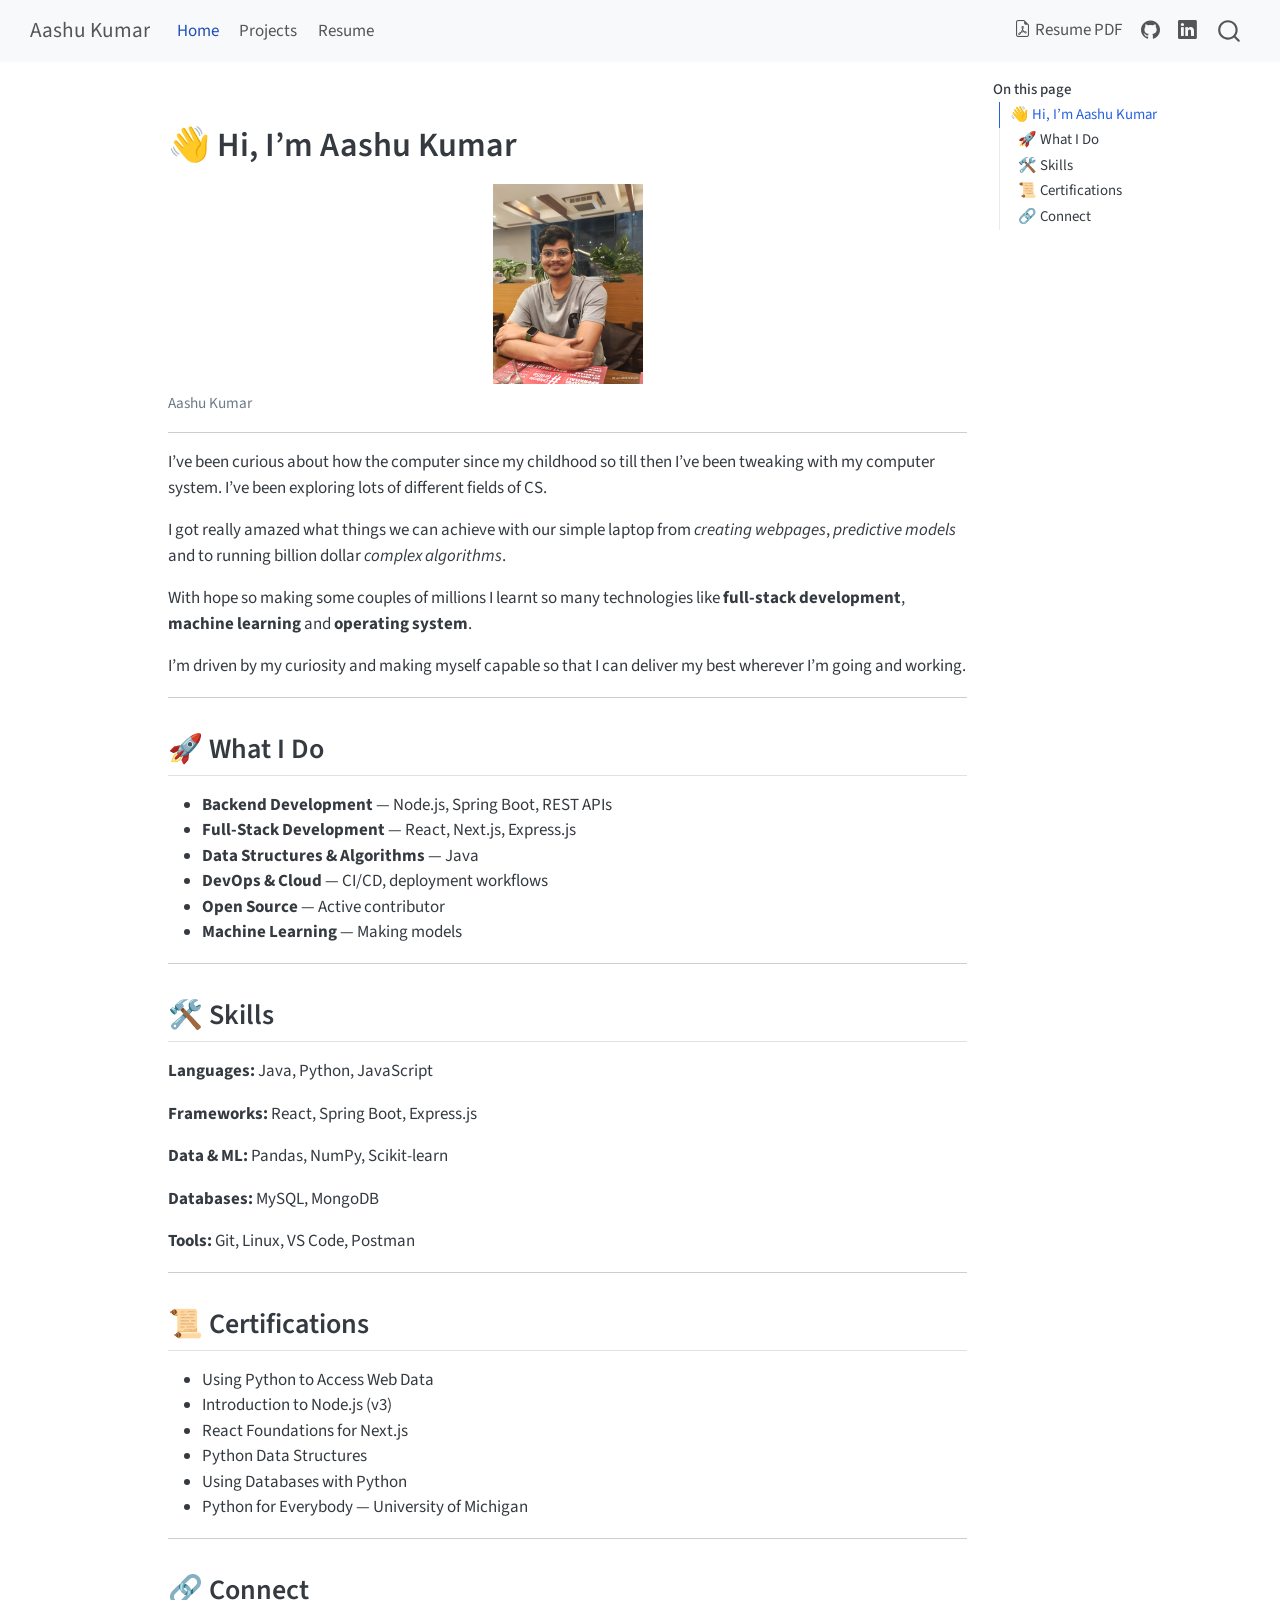
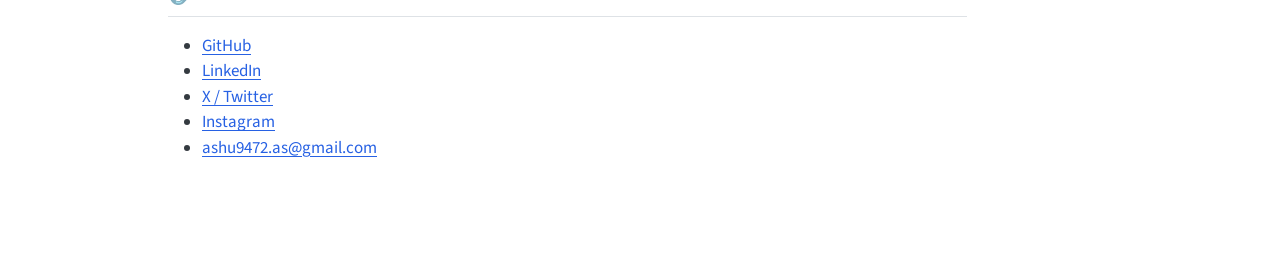
<file: docs/index.html>
<!DOCTYPE html>
<html xmlns="http://www.w3.org/1999/xhtml" lang="en" xml:lang="en"><head>

<meta charset="utf-8">
<meta name="generator" content="quarto-1.8.27">

<meta name="viewport" content="width=device-width, initial-scale=1.0, user-scalable=yes">


<title>Aashu Kumar</title>
<style>
code{white-space: pre-wrap;}
span.smallcaps{font-variant: small-caps;}
div.columns{display: flex; gap: min(4vw, 1.5em);}
div.column{flex: auto; overflow-x: auto;}
div.hanging-indent{margin-left: 1.5em; text-indent: -1.5em;}
ul.task-list{list-style: none;}
ul.task-list li input[type="checkbox"] {
  width: 0.8em;
  margin: 0 0.8em 0.2em -1em; /* quarto-specific, see https://github.com/quarto-dev/quarto-cli/issues/4556 */ 
  vertical-align: middle;
}
</style>


<script src="site_libs/quarto-nav/quarto-nav.js"></script>
<script src="site_libs/quarto-nav/headroom.min.js"></script>
<script src="site_libs/clipboard/clipboard.min.js"></script>
<script src="site_libs/quarto-search/autocomplete.umd.js"></script>
<script src="site_libs/quarto-search/fuse.min.js"></script>
<script src="site_libs/quarto-search/quarto-search.js"></script>
<meta name="quarto:offset" content="./">
<script src="site_libs/quarto-html/quarto.js" type="module"></script>
<script src="site_libs/quarto-html/tabsets/tabsets.js" type="module"></script>
<script src="site_libs/quarto-html/axe/axe-check.js" type="module"></script>
<script src="site_libs/quarto-html/popper.min.js"></script>
<script src="site_libs/quarto-html/tippy.umd.min.js"></script>
<script src="site_libs/quarto-html/anchor.min.js"></script>
<link href="site_libs/quarto-html/tippy.css" rel="stylesheet">
<link href="site_libs/quarto-html/quarto-syntax-highlighting-ed96de9b727972fe78a7b5d16c58bf87.css" rel="stylesheet" id="quarto-text-highlighting-styles">
<script src="site_libs/bootstrap/bootstrap.min.js"></script>
<link href="site_libs/bootstrap/bootstrap-icons.css" rel="stylesheet">
<link href="site_libs/bootstrap/bootstrap-623fd362acf3e4851b85505e0488305b.min.css" rel="stylesheet" append-hash="true" id="quarto-bootstrap" data-mode="light">
<script id="quarto-search-options" type="application/json">{
  "location": "navbar",
  "copy-button": false,
  "collapse-after": 3,
  "panel-placement": "end",
  "type": "overlay",
  "limit": 50,
  "keyboard-shortcut": [
    "f",
    "/",
    "s"
  ],
  "show-item-context": false,
  "language": {
    "search-no-results-text": "No results",
    "search-matching-documents-text": "matching documents",
    "search-copy-link-title": "Copy link to search",
    "search-hide-matches-text": "Hide additional matches",
    "search-more-match-text": "more match in this document",
    "search-more-matches-text": "more matches in this document",
    "search-clear-button-title": "Clear",
    "search-text-placeholder": "",
    "search-detached-cancel-button-title": "Cancel",
    "search-submit-button-title": "Submit",
    "search-label": "Search"
  }
}</script>


</head>

<body class="nav-fixed quarto-light">

<div id="quarto-search-results"></div>
  <header id="quarto-header" class="headroom fixed-top">
    <nav class="navbar navbar-expand-lg " data-bs-theme="dark">
      <div class="navbar-container container-fluid">
      <div class="navbar-brand-container mx-auto">
    <a class="navbar-brand" href="./index.html">
    <span class="navbar-title">Aashu Kumar</span>
    </a>
  </div>
            <div id="quarto-search" class="" title="Search"></div>
          <button class="navbar-toggler" type="button" data-bs-toggle="collapse" data-bs-target="#navbarCollapse" aria-controls="navbarCollapse" role="menu" aria-expanded="false" aria-label="Toggle navigation" onclick="if (window.quartoToggleHeadroom) { window.quartoToggleHeadroom(); }">
  <span class="navbar-toggler-icon"></span>
</button>
          <div class="collapse navbar-collapse" id="navbarCollapse">
            <ul class="navbar-nav navbar-nav-scroll me-auto">
  <li class="nav-item">
    <a class="nav-link active" href="./index.html" aria-current="page"> 
<span class="menu-text">Home</span></a>
  </li>  
  <li class="nav-item">
    <a class="nav-link" href="./projects.html"> 
<span class="menu-text">Projects</span></a>
  </li>  
  <li class="nav-item">
    <a class="nav-link" href="./resume.html"> 
<span class="menu-text">Resume</span></a>
  </li>  
</ul>
            <ul class="navbar-nav navbar-nav-scroll ms-auto">
  <li class="nav-item">
    <a class="nav-link" href="./assets/Resume.pdf" target="_blank"> <i class="bi bi-file-earmark-pdf" role="img">
</i> 
<span class="menu-text">Resume PDF</span></a>
  </li>  
  <li class="nav-item compact">
    <a class="nav-link" href="https://github.com/ashu273k" target="_blank"> <i class="bi bi-github" role="img">
</i> 
<span class="menu-text"></span></a>
  </li>  
  <li class="nav-item compact">
    <a class="nav-link" href="https://linkedin.com/in/aashu273k" target="_blank"> <i class="bi bi-linkedin" role="img">
</i> 
<span class="menu-text"></span></a>
  </li>  
</ul>
          </div> <!-- /navcollapse -->
            <div class="quarto-navbar-tools">
</div>
      </div> <!-- /container-fluid -->
    </nav>
</header>
<!-- content -->
<div id="quarto-content" class="quarto-container page-columns page-rows-contents page-layout-article page-navbar">
<!-- sidebar -->
<!-- margin-sidebar -->
    <div id="quarto-margin-sidebar" class="sidebar margin-sidebar">
        <nav id="TOC" role="doc-toc" class="toc-active">
    <h2 id="toc-title">On this page</h2>
   
  <ul>
  <li><a href="#hi-im-aashu-kumar" id="toc-hi-im-aashu-kumar" class="nav-link active" data-scroll-target="#hi-im-aashu-kumar">👋 Hi, I’m Aashu Kumar</a>
  <ul class="collapse">
  <li><a href="#what-i-do" id="toc-what-i-do" class="nav-link" data-scroll-target="#what-i-do">🚀 What I Do</a></li>
  <li><a href="#skills" id="toc-skills" class="nav-link" data-scroll-target="#skills">🛠️ Skills</a></li>
  <li><a href="#certifications" id="toc-certifications" class="nav-link" data-scroll-target="#certifications">📜 Certifications</a></li>
  <li><a href="#connect" id="toc-connect" class="nav-link" data-scroll-target="#connect">🔗 Connect</a></li>
  </ul></li>
  </ul>
</nav>
    </div>
<!-- main -->
<main class="content" id="quarto-document-content"><header id="title-block-header" class="quarto-title-block"></header>




<section id="hi-im-aashu-kumar" class="level1">
<h1>👋 Hi, I’m Aashu Kumar</h1>
<div class="quarto-figure quarto-figure-center">
<figure class="figure">
<p><img src="assets/Aashu Kumar.jpg" class="img-fluid figure-img" width="150"></p>
<figcaption>Aashu Kumar</figcaption>
</figure>
</div>
<hr>
<p>I’ve been curious about how the computer since my childhood so till then I’ve been tweaking with my computer system. I’ve been exploring lots of different fields of CS.</p>
<p>I got really amazed what things we can achieve with our simple laptop from <em>creating webpages</em>, <em>predictive models</em> and to running billion dollar <em>complex algorithms</em>.</p>
<p>With hope so making some couples of millions I learnt so many technologies like <strong>full-stack development</strong>, <strong>machine learning</strong> and <strong>operating system</strong>.</p>
<p>I’m driven by my curiosity and making myself capable so that I can deliver my best wherever I’m going and working.</p>
<hr>
<section id="what-i-do" class="level2">
<h2 class="anchored" data-anchor-id="what-i-do">🚀 What I Do</h2>
<ul>
<li><strong>Backend Development</strong> — Node.js, Spring Boot, REST APIs</li>
<li><strong>Full-Stack Development</strong> — React, Next.js, Express.js</li>
<li><strong>Data Structures &amp; Algorithms</strong> — Java</li>
<li><strong>DevOps &amp; Cloud</strong> — CI/CD, deployment workflows</li>
<li><strong>Open Source</strong> — Active contributor</li>
<li><strong>Machine Learning</strong> — Making models</li>
</ul>
<hr>
</section>
<section id="skills" class="level2">
<h2 class="anchored" data-anchor-id="skills">🛠️ Skills</h2>
<p><strong>Languages:</strong> Java, Python, JavaScript</p>
<p><strong>Frameworks:</strong> React, Spring Boot, Express.js</p>
<p><strong>Data &amp; ML:</strong> Pandas, NumPy, Scikit-learn</p>
<p><strong>Databases:</strong> MySQL, MongoDB</p>
<p><strong>Tools:</strong> Git, Linux, VS Code, Postman</p>
<hr>
</section>
<section id="certifications" class="level2">
<h2 class="anchored" data-anchor-id="certifications">📜 Certifications</h2>
<ul>
<li>Using Python to Access Web Data</li>
<li>Introduction to Node.js (v3)</li>
<li>React Foundations for Next.js</li>
<li>Python Data Structures</li>
<li>Using Databases with Python</li>
<li>Python for Everybody — University of Michigan</li>
</ul>
<hr>
</section>
<section id="connect" class="level2">
<h2 class="anchored" data-anchor-id="connect">🔗 Connect</h2>
<ul>
<li><a href="https://github.com/ashu273k">GitHub</a></li>
<li><a href="https://linkedin.com/in/aashu273k">LinkedIn</a></li>
<li><a href="https://x.com/ashu273k">X / Twitter</a></li>
<li><a href="https://instagram.com/ashu_273k">Instagram</a></li>
<li><a href="mailto:ashu9472.as@gmail.com">ashu9472.as@gmail.com</a></li>
</ul>


</section>
</section>

</main> <!-- /main -->
<script id="quarto-html-after-body" type="application/javascript">
  window.document.addEventListener("DOMContentLoaded", function (event) {
    const icon = "";
    const anchorJS = new window.AnchorJS();
    anchorJS.options = {
      placement: 'right',
      icon: icon
    };
    anchorJS.add('.anchored');
    const isCodeAnnotation = (el) => {
      for (const clz of el.classList) {
        if (clz.startsWith('code-annotation-')) {                     
          return true;
        }
      }
      return false;
    }
    const onCopySuccess = function(e) {
      // button target
      const button = e.trigger;
      // don't keep focus
      button.blur();
      // flash "checked"
      button.classList.add('code-copy-button-checked');
      var currentTitle = button.getAttribute("title");
      button.setAttribute("title", "Copied!");
      let tooltip;
      if (window.bootstrap) {
        button.setAttribute("data-bs-toggle", "tooltip");
        button.setAttribute("data-bs-placement", "left");
        button.setAttribute("data-bs-title", "Copied!");
        tooltip = new bootstrap.Tooltip(button, 
          { trigger: "manual", 
            customClass: "code-copy-button-tooltip",
            offset: [0, -8]});
        tooltip.show();    
      }
      setTimeout(function() {
        if (tooltip) {
          tooltip.hide();
          button.removeAttribute("data-bs-title");
          button.removeAttribute("data-bs-toggle");
          button.removeAttribute("data-bs-placement");
        }
        button.setAttribute("title", currentTitle);
        button.classList.remove('code-copy-button-checked');
      }, 1000);
      // clear code selection
      e.clearSelection();
    }
    const getTextToCopy = function(trigger) {
      const outerScaffold = trigger.parentElement.cloneNode(true);
      const codeEl = outerScaffold.querySelector('code');
      for (const childEl of codeEl.children) {
        if (isCodeAnnotation(childEl)) {
          childEl.remove();
        }
      }
      return codeEl.innerText;
    }
    const clipboard = new window.ClipboardJS('.code-copy-button:not([data-in-quarto-modal])', {
      text: getTextToCopy
    });
    clipboard.on('success', onCopySuccess);
    if (window.document.getElementById('quarto-embedded-source-code-modal')) {
      const clipboardModal = new window.ClipboardJS('.code-copy-button[data-in-quarto-modal]', {
        text: getTextToCopy,
        container: window.document.getElementById('quarto-embedded-source-code-modal')
      });
      clipboardModal.on('success', onCopySuccess);
    }
      var localhostRegex = new RegExp(/^(?:http|https):\/\/localhost\:?[0-9]*\//);
      var mailtoRegex = new RegExp(/^mailto:/);
        var filterRegex = new RegExp('/' + window.location.host + '/');
      var isInternal = (href) => {
          return filterRegex.test(href) || localhostRegex.test(href) || mailtoRegex.test(href);
      }
      // Inspect non-navigation links and adorn them if external
     var links = window.document.querySelectorAll('a[href]:not(.nav-link):not(.navbar-brand):not(.toc-action):not(.sidebar-link):not(.sidebar-item-toggle):not(.pagination-link):not(.no-external):not([aria-hidden]):not(.dropdown-item):not(.quarto-navigation-tool):not(.about-link)');
      for (var i=0; i<links.length; i++) {
        const link = links[i];
        if (!isInternal(link.href)) {
          // undo the damage that might have been done by quarto-nav.js in the case of
          // links that we want to consider external
          if (link.dataset.originalHref !== undefined) {
            link.href = link.dataset.originalHref;
          }
        }
      }
    function tippyHover(el, contentFn, onTriggerFn, onUntriggerFn) {
      const config = {
        allowHTML: true,
        maxWidth: 500,
        delay: 100,
        arrow: false,
        appendTo: function(el) {
            return el.parentElement;
        },
        interactive: true,
        interactiveBorder: 10,
        theme: 'quarto',
        placement: 'bottom-start',
      };
      if (contentFn) {
        config.content = contentFn;
      }
      if (onTriggerFn) {
        config.onTrigger = onTriggerFn;
      }
      if (onUntriggerFn) {
        config.onUntrigger = onUntriggerFn;
      }
      window.tippy(el, config); 
    }
    const noterefs = window.document.querySelectorAll('a[role="doc-noteref"]');
    for (var i=0; i<noterefs.length; i++) {
      const ref = noterefs[i];
      tippyHover(ref, function() {
        // use id or data attribute instead here
        let href = ref.getAttribute('data-footnote-href') || ref.getAttribute('href');
        try { href = new URL(href).hash; } catch {}
        const id = href.replace(/^#\/?/, "");
        const note = window.document.getElementById(id);
        if (note) {
          return note.innerHTML;
        } else {
          return "";
        }
      });
    }
    const xrefs = window.document.querySelectorAll('a.quarto-xref');
    const processXRef = (id, note) => {
      // Strip column container classes
      const stripColumnClz = (el) => {
        el.classList.remove("page-full", "page-columns");
        if (el.children) {
          for (const child of el.children) {
            stripColumnClz(child);
          }
        }
      }
      stripColumnClz(note)
      if (id === null || id.startsWith('sec-')) {
        // Special case sections, only their first couple elements
        const container = document.createElement("div");
        if (note.children && note.children.length > 2) {
          container.appendChild(note.children[0].cloneNode(true));
          for (let i = 1; i < note.children.length; i++) {
            const child = note.children[i];
            if (child.tagName === "P" && child.innerText === "") {
              continue;
            } else {
              container.appendChild(child.cloneNode(true));
              break;
            }
          }
          if (window.Quarto?.typesetMath) {
            window.Quarto.typesetMath(container);
          }
          return container.innerHTML
        } else {
          if (window.Quarto?.typesetMath) {
            window.Quarto.typesetMath(note);
          }
          return note.innerHTML;
        }
      } else {
        // Remove any anchor links if they are present
        const anchorLink = note.querySelector('a.anchorjs-link');
        if (anchorLink) {
          anchorLink.remove();
        }
        if (window.Quarto?.typesetMath) {
          window.Quarto.typesetMath(note);
        }
        if (note.classList.contains("callout")) {
          return note.outerHTML;
        } else {
          return note.innerHTML;
        }
      }
    }
    for (var i=0; i<xrefs.length; i++) {
      const xref = xrefs[i];
      tippyHover(xref, undefined, function(instance) {
        instance.disable();
        let url = xref.getAttribute('href');
        let hash = undefined; 
        if (url.startsWith('#')) {
          hash = url;
        } else {
          try { hash = new URL(url).hash; } catch {}
        }
        if (hash) {
          const id = hash.replace(/^#\/?/, "");
          const note = window.document.getElementById(id);
          if (note !== null) {
            try {
              const html = processXRef(id, note.cloneNode(true));
              instance.setContent(html);
            } finally {
              instance.enable();
              instance.show();
            }
          } else {
            // See if we can fetch this
            fetch(url.split('#')[0])
            .then(res => res.text())
            .then(html => {
              const parser = new DOMParser();
              const htmlDoc = parser.parseFromString(html, "text/html");
              const note = htmlDoc.getElementById(id);
              if (note !== null) {
                const html = processXRef(id, note);
                instance.setContent(html);
              } 
            }).finally(() => {
              instance.enable();
              instance.show();
            });
          }
        } else {
          // See if we can fetch a full url (with no hash to target)
          // This is a special case and we should probably do some content thinning / targeting
          fetch(url)
          .then(res => res.text())
          .then(html => {
            const parser = new DOMParser();
            const htmlDoc = parser.parseFromString(html, "text/html");
            const note = htmlDoc.querySelector('main.content');
            if (note !== null) {
              // This should only happen for chapter cross references
              // (since there is no id in the URL)
              // remove the first header
              if (note.children.length > 0 && note.children[0].tagName === "HEADER") {
                note.children[0].remove();
              }
              const html = processXRef(null, note);
              instance.setContent(html);
            } 
          }).finally(() => {
            instance.enable();
            instance.show();
          });
        }
      }, function(instance) {
      });
    }
        let selectedAnnoteEl;
        const selectorForAnnotation = ( cell, annotation) => {
          let cellAttr = 'data-code-cell="' + cell + '"';
          let lineAttr = 'data-code-annotation="' +  annotation + '"';
          const selector = 'span[' + cellAttr + '][' + lineAttr + ']';
          return selector;
        }
        const selectCodeLines = (annoteEl) => {
          const doc = window.document;
          const targetCell = annoteEl.getAttribute("data-target-cell");
          const targetAnnotation = annoteEl.getAttribute("data-target-annotation");
          const annoteSpan = window.document.querySelector(selectorForAnnotation(targetCell, targetAnnotation));
          const lines = annoteSpan.getAttribute("data-code-lines").split(",");
          const lineIds = lines.map((line) => {
            return targetCell + "-" + line;
          })
          let top = null;
          let height = null;
          let parent = null;
          if (lineIds.length > 0) {
              //compute the position of the single el (top and bottom and make a div)
              const el = window.document.getElementById(lineIds[0]);
              top = el.offsetTop;
              height = el.offsetHeight;
              parent = el.parentElement.parentElement;
            if (lineIds.length > 1) {
              const lastEl = window.document.getElementById(lineIds[lineIds.length - 1]);
              const bottom = lastEl.offsetTop + lastEl.offsetHeight;
              height = bottom - top;
            }
            if (top !== null && height !== null && parent !== null) {
              // cook up a div (if necessary) and position it 
              let div = window.document.getElementById("code-annotation-line-highlight");
              if (div === null) {
                div = window.document.createElement("div");
                div.setAttribute("id", "code-annotation-line-highlight");
                div.style.position = 'absolute';
                parent.appendChild(div);
              }
              div.style.top = top - 2 + "px";
              div.style.height = height + 4 + "px";
              div.style.left = 0;
              let gutterDiv = window.document.getElementById("code-annotation-line-highlight-gutter");
              if (gutterDiv === null) {
                gutterDiv = window.document.createElement("div");
                gutterDiv.setAttribute("id", "code-annotation-line-highlight-gutter");
                gutterDiv.style.position = 'absolute';
                const codeCell = window.document.getElementById(targetCell);
                const gutter = codeCell.querySelector('.code-annotation-gutter');
                gutter.appendChild(gutterDiv);
              }
              gutterDiv.style.top = top - 2 + "px";
              gutterDiv.style.height = height + 4 + "px";
            }
            selectedAnnoteEl = annoteEl;
          }
        };
        const unselectCodeLines = () => {
          const elementsIds = ["code-annotation-line-highlight", "code-annotation-line-highlight-gutter"];
          elementsIds.forEach((elId) => {
            const div = window.document.getElementById(elId);
            if (div) {
              div.remove();
            }
          });
          selectedAnnoteEl = undefined;
        };
          // Handle positioning of the toggle
      window.addEventListener(
        "resize",
        throttle(() => {
          elRect = undefined;
          if (selectedAnnoteEl) {
            selectCodeLines(selectedAnnoteEl);
          }
        }, 10)
      );
      function throttle(fn, ms) {
      let throttle = false;
      let timer;
        return (...args) => {
          if(!throttle) { // first call gets through
              fn.apply(this, args);
              throttle = true;
          } else { // all the others get throttled
              if(timer) clearTimeout(timer); // cancel #2
              timer = setTimeout(() => {
                fn.apply(this, args);
                timer = throttle = false;
              }, ms);
          }
        };
      }
        // Attach click handler to the DT
        const annoteDls = window.document.querySelectorAll('dt[data-target-cell]');
        for (const annoteDlNode of annoteDls) {
          annoteDlNode.addEventListener('click', (event) => {
            const clickedEl = event.target;
            if (clickedEl !== selectedAnnoteEl) {
              unselectCodeLines();
              const activeEl = window.document.querySelector('dt[data-target-cell].code-annotation-active');
              if (activeEl) {
                activeEl.classList.remove('code-annotation-active');
              }
              selectCodeLines(clickedEl);
              clickedEl.classList.add('code-annotation-active');
            } else {
              // Unselect the line
              unselectCodeLines();
              clickedEl.classList.remove('code-annotation-active');
            }
          });
        }
    const findCites = (el) => {
      const parentEl = el.parentElement;
      if (parentEl) {
        const cites = parentEl.dataset.cites;
        if (cites) {
          return {
            el,
            cites: cites.split(' ')
          };
        } else {
          return findCites(el.parentElement)
        }
      } else {
        return undefined;
      }
    };
    var bibliorefs = window.document.querySelectorAll('a[role="doc-biblioref"]');
    for (var i=0; i<bibliorefs.length; i++) {
      const ref = bibliorefs[i];
      const citeInfo = findCites(ref);
      if (citeInfo) {
        tippyHover(citeInfo.el, function() {
          var popup = window.document.createElement('div');
          citeInfo.cites.forEach(function(cite) {
            var citeDiv = window.document.createElement('div');
            citeDiv.classList.add('hanging-indent');
            citeDiv.classList.add('csl-entry');
            var biblioDiv = window.document.getElementById('ref-' + cite);
            if (biblioDiv) {
              citeDiv.innerHTML = biblioDiv.innerHTML;
            }
            popup.appendChild(citeDiv);
          });
          return popup.innerHTML;
        });
      }
    }
  });
  </script>
</div> <!-- /content -->




</body></html>
</file>
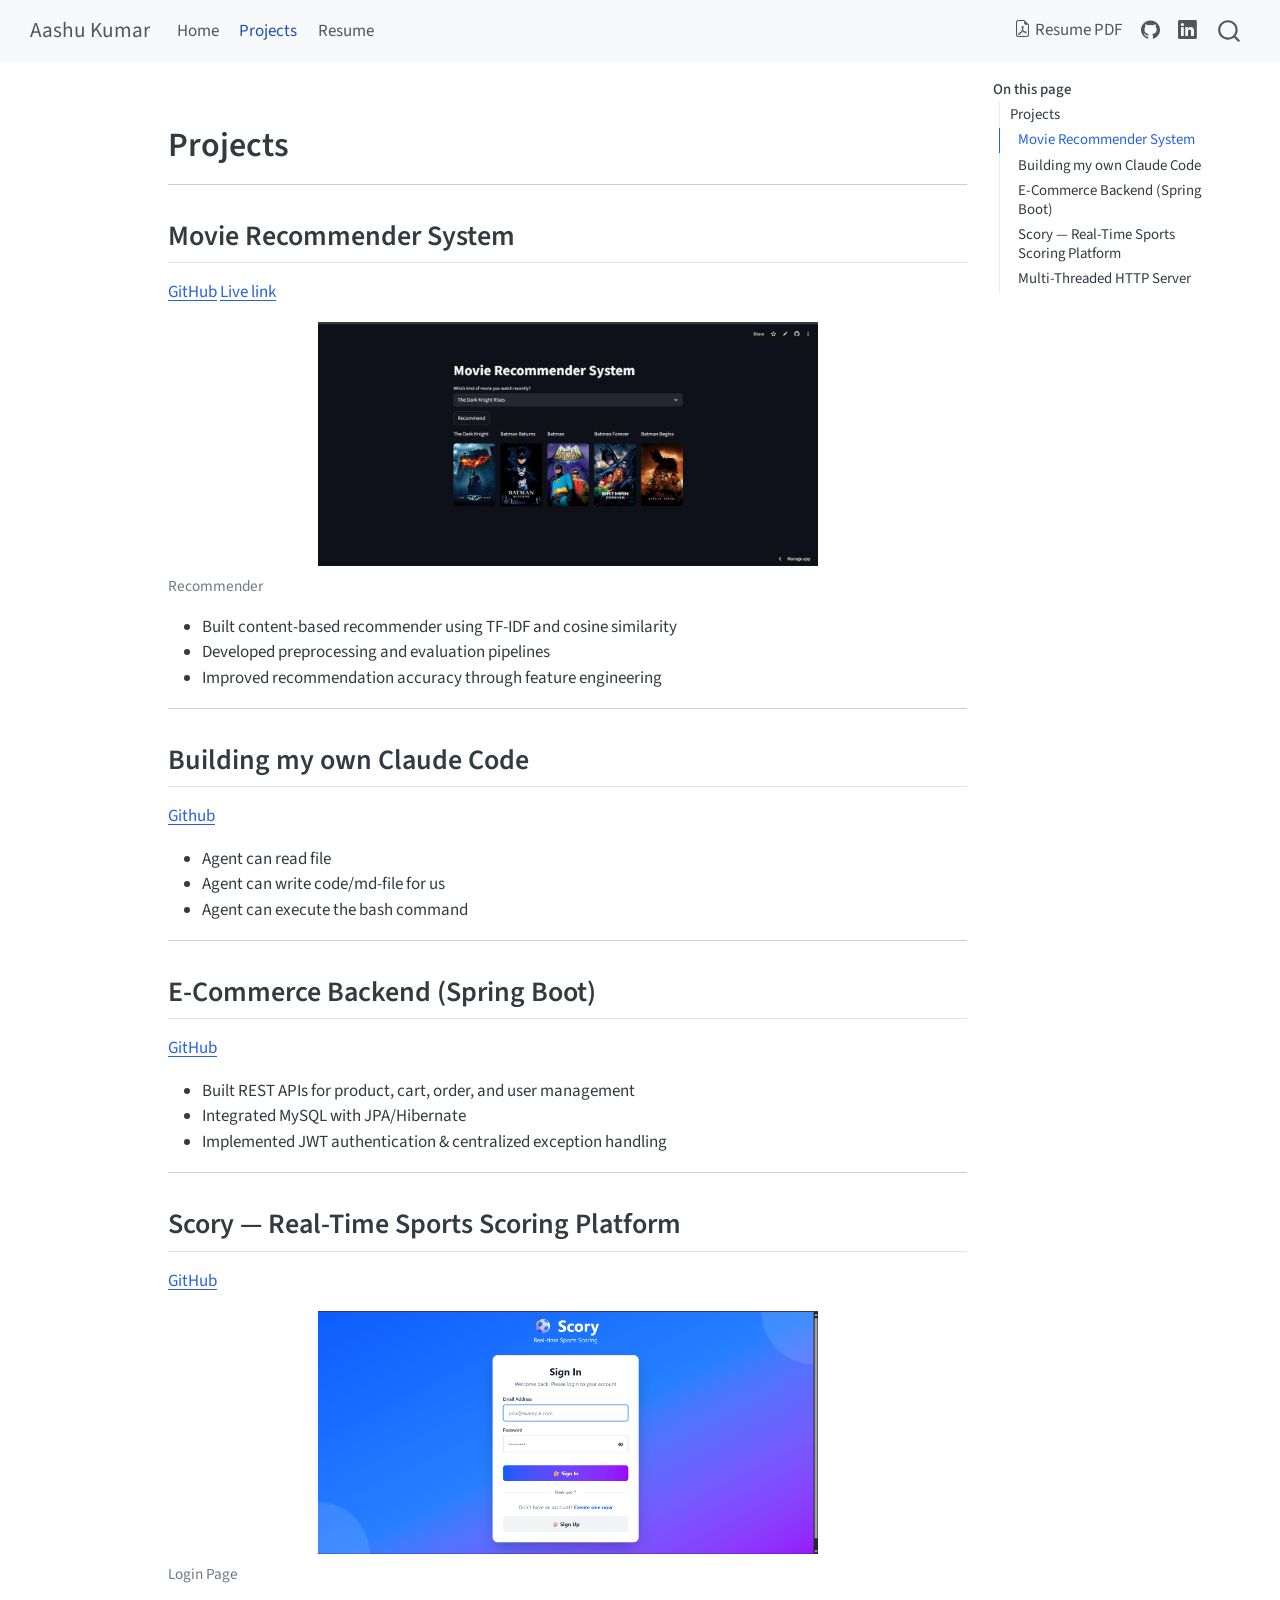
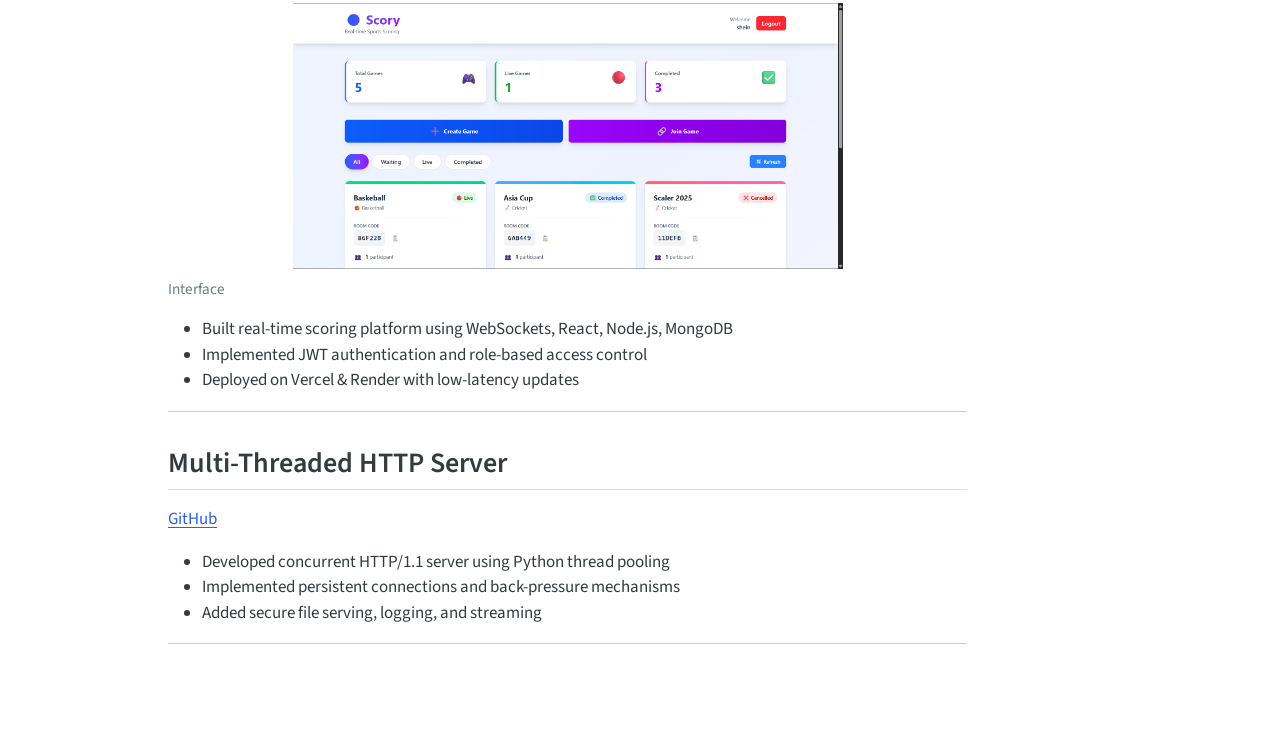
<file: docs/projects.html>
<!DOCTYPE html>
<html xmlns="http://www.w3.org/1999/xhtml" lang="en" xml:lang="en"><head>

<meta charset="utf-8">
<meta name="generator" content="quarto-1.8.27">

<meta name="viewport" content="width=device-width, initial-scale=1.0, user-scalable=yes">


<title>projects – Aashu Kumar</title>
<style>
code{white-space: pre-wrap;}
span.smallcaps{font-variant: small-caps;}
div.columns{display: flex; gap: min(4vw, 1.5em);}
div.column{flex: auto; overflow-x: auto;}
div.hanging-indent{margin-left: 1.5em; text-indent: -1.5em;}
ul.task-list{list-style: none;}
ul.task-list li input[type="checkbox"] {
  width: 0.8em;
  margin: 0 0.8em 0.2em -1em; /* quarto-specific, see https://github.com/quarto-dev/quarto-cli/issues/4556 */ 
  vertical-align: middle;
}
</style>


<script src="site_libs/quarto-nav/quarto-nav.js"></script>
<script src="site_libs/quarto-nav/headroom.min.js"></script>
<script src="site_libs/clipboard/clipboard.min.js"></script>
<script src="site_libs/quarto-search/autocomplete.umd.js"></script>
<script src="site_libs/quarto-search/fuse.min.js"></script>
<script src="site_libs/quarto-search/quarto-search.js"></script>
<meta name="quarto:offset" content="./">
<script src="site_libs/quarto-html/quarto.js" type="module"></script>
<script src="site_libs/quarto-html/tabsets/tabsets.js" type="module"></script>
<script src="site_libs/quarto-html/axe/axe-check.js" type="module"></script>
<script src="site_libs/quarto-html/popper.min.js"></script>
<script src="site_libs/quarto-html/tippy.umd.min.js"></script>
<script src="site_libs/quarto-html/anchor.min.js"></script>
<link href="site_libs/quarto-html/tippy.css" rel="stylesheet">
<link href="site_libs/quarto-html/quarto-syntax-highlighting-ed96de9b727972fe78a7b5d16c58bf87.css" rel="stylesheet" id="quarto-text-highlighting-styles">
<script src="site_libs/bootstrap/bootstrap.min.js"></script>
<link href="site_libs/bootstrap/bootstrap-icons.css" rel="stylesheet">
<link href="site_libs/bootstrap/bootstrap-623fd362acf3e4851b85505e0488305b.min.css" rel="stylesheet" append-hash="true" id="quarto-bootstrap" data-mode="light">
<script id="quarto-search-options" type="application/json">{
  "location": "navbar",
  "copy-button": false,
  "collapse-after": 3,
  "panel-placement": "end",
  "type": "overlay",
  "limit": 50,
  "keyboard-shortcut": [
    "f",
    "/",
    "s"
  ],
  "show-item-context": false,
  "language": {
    "search-no-results-text": "No results",
    "search-matching-documents-text": "matching documents",
    "search-copy-link-title": "Copy link to search",
    "search-hide-matches-text": "Hide additional matches",
    "search-more-match-text": "more match in this document",
    "search-more-matches-text": "more matches in this document",
    "search-clear-button-title": "Clear",
    "search-text-placeholder": "",
    "search-detached-cancel-button-title": "Cancel",
    "search-submit-button-title": "Submit",
    "search-label": "Search"
  }
}</script>


</head>

<body class="nav-fixed quarto-light">

<div id="quarto-search-results"></div>
  <header id="quarto-header" class="headroom fixed-top">
    <nav class="navbar navbar-expand-lg " data-bs-theme="dark">
      <div class="navbar-container container-fluid">
      <div class="navbar-brand-container mx-auto">
    <a class="navbar-brand" href="./index.html">
    <span class="navbar-title">Aashu Kumar</span>
    </a>
  </div>
            <div id="quarto-search" class="" title="Search"></div>
          <button class="navbar-toggler" type="button" data-bs-toggle="collapse" data-bs-target="#navbarCollapse" aria-controls="navbarCollapse" role="menu" aria-expanded="false" aria-label="Toggle navigation" onclick="if (window.quartoToggleHeadroom) { window.quartoToggleHeadroom(); }">
  <span class="navbar-toggler-icon"></span>
</button>
          <div class="collapse navbar-collapse" id="navbarCollapse">
            <ul class="navbar-nav navbar-nav-scroll me-auto">
  <li class="nav-item">
    <a class="nav-link" href="./index.html"> 
<span class="menu-text">Home</span></a>
  </li>  
  <li class="nav-item">
    <a class="nav-link active" href="./projects.html" aria-current="page"> 
<span class="menu-text">Projects</span></a>
  </li>  
  <li class="nav-item">
    <a class="nav-link" href="./resume.html"> 
<span class="menu-text">Resume</span></a>
  </li>  
</ul>
            <ul class="navbar-nav navbar-nav-scroll ms-auto">
  <li class="nav-item">
    <a class="nav-link" href="./assets/Resume.pdf" target="_blank"> <i class="bi bi-file-earmark-pdf" role="img">
</i> 
<span class="menu-text">Resume PDF</span></a>
  </li>  
  <li class="nav-item compact">
    <a class="nav-link" href="https://github.com/ashu273k" target="_blank"> <i class="bi bi-github" role="img">
</i> 
<span class="menu-text"></span></a>
  </li>  
  <li class="nav-item compact">
    <a class="nav-link" href="https://linkedin.com/in/aashu273k" target="_blank"> <i class="bi bi-linkedin" role="img">
</i> 
<span class="menu-text"></span></a>
  </li>  
</ul>
          </div> <!-- /navcollapse -->
            <div class="quarto-navbar-tools">
</div>
      </div> <!-- /container-fluid -->
    </nav>
</header>
<!-- content -->
<div id="quarto-content" class="quarto-container page-columns page-rows-contents page-layout-article page-navbar">
<!-- sidebar -->
<!-- margin-sidebar -->
    <div id="quarto-margin-sidebar" class="sidebar margin-sidebar">
        <nav id="TOC" role="doc-toc" class="toc-active">
    <h2 id="toc-title">On this page</h2>
   
  <ul>
  <li><a href="#projects" id="toc-projects" class="nav-link active" data-scroll-target="#projects">Projects</a>
  <ul class="collapse">
  <li><a href="#movie-recommender-system" id="toc-movie-recommender-system" class="nav-link" data-scroll-target="#movie-recommender-system">Movie Recommender System</a></li>
  <li><a href="#building-my-own-claude-code" id="toc-building-my-own-claude-code" class="nav-link" data-scroll-target="#building-my-own-claude-code">Building my own Claude Code</a></li>
  <li><a href="#e-commerce-backend-spring-boot" id="toc-e-commerce-backend-spring-boot" class="nav-link" data-scroll-target="#e-commerce-backend-spring-boot">E-Commerce Backend (Spring Boot)</a></li>
  <li><a href="#scory-real-time-sports-scoring-platform" id="toc-scory-real-time-sports-scoring-platform" class="nav-link" data-scroll-target="#scory-real-time-sports-scoring-platform">Scory — Real-Time Sports Scoring Platform</a></li>
  <li><a href="#multi-threaded-http-server" id="toc-multi-threaded-http-server" class="nav-link" data-scroll-target="#multi-threaded-http-server">Multi-Threaded HTTP Server</a></li>
  </ul></li>
  </ul>
</nav>
    </div>
<!-- main -->
<main class="content" id="quarto-document-content"><header id="title-block-header" class="quarto-title-block"></header>




<section id="projects" class="level1">
<h1>Projects</h1>
<hr>
<section id="movie-recommender-system" class="level2">
<h2 class="anchored" data-anchor-id="movie-recommender-system">Movie Recommender System</h2>
<p><a href="https://github.com/ashu273k/Movie-Recommender">GitHub</a> <a href="https://movie-recommender-nphjuut2nudddyb6o8uqpk.streamlit.app/">Live link</a></p>
<div class="quarto-figure quarto-figure-center">
<figure class="figure">
<p><img src="assets/recommender.jpeg" class="img-fluid figure-img" width="500"></p>
<figcaption>Recommender</figcaption>
</figure>
</div>
<ul>
<li>Built content-based recommender using TF-IDF and cosine similarity</li>
<li>Developed preprocessing and evaluation pipelines</li>
<li>Improved recommendation accuracy through feature engineering</li>
</ul>
<hr>
</section>
<section id="building-my-own-claude-code" class="level2">
<h2 class="anchored" data-anchor-id="building-my-own-claude-code">Building my own Claude Code</h2>
<p><a href="https://github.com/ashu273k/Building-my-own-Claude-Code">Github</a></p>
<ul>
<li>Agent can read file</li>
<li>Agent can write code/md-file for us</li>
<li>Agent can execute the bash command</li>
</ul>
<hr>
</section>
<section id="e-commerce-backend-spring-boot" class="level2">
<h2 class="anchored" data-anchor-id="e-commerce-backend-spring-boot">E-Commerce Backend (Spring Boot)</h2>
<p><a href="https://github.com/ashu273k/E-Commerece">GitHub</a></p>
<ul>
<li>Built REST APIs for product, cart, order, and user management</li>
<li>Integrated MySQL with JPA/Hibernate</li>
<li>Implemented JWT authentication &amp; centralized exception handling</li>
</ul>
<hr>
</section>
<section id="scory-real-time-sports-scoring-platform" class="level2">
<h2 class="anchored" data-anchor-id="scory-real-time-sports-scoring-platform">Scory — Real-Time Sports Scoring Platform</h2>
<p><a href="https://github.com/ashu273k/Scory">GitHub</a></p>
<div class="quarto-figure quarto-figure-center">
<figure class="figure">
<p><img src="assets/Login.png" class="img-fluid figure-img" width="500"></p>
<figcaption>Login Page</figcaption>
</figure>
</div>
<div class="quarto-figure quarto-figure-center">
<figure class="figure">
<p><img src="assets/Interface.png" class="img-fluid figure-img" width="550"></p>
<figcaption>Interface</figcaption>
</figure>
</div>
<ul>
<li>Built real-time scoring platform using WebSockets, React, Node.js, MongoDB</li>
<li>Implemented JWT authentication and role-based access control</li>
<li>Deployed on Vercel &amp; Render with low-latency updates</li>
</ul>
<hr>
</section>
<section id="multi-threaded-http-server" class="level2">
<h2 class="anchored" data-anchor-id="multi-threaded-http-server">Multi-Threaded HTTP Server</h2>
<p><a href="https://github.com/ashu273k/Multi-threaded-HTTP-server">GitHub</a></p>
<ul>
<li>Developed concurrent HTTP/1.1 server using Python thread pooling</li>
<li>Implemented persistent connections and back-pressure mechanisms</li>
<li>Added secure file serving, logging, and streaming</li>
</ul>
<hr>


</section>
</section>

</main> <!-- /main -->
<script id="quarto-html-after-body" type="application/javascript">
  window.document.addEventListener("DOMContentLoaded", function (event) {
    const icon = "";
    const anchorJS = new window.AnchorJS();
    anchorJS.options = {
      placement: 'right',
      icon: icon
    };
    anchorJS.add('.anchored');
    const isCodeAnnotation = (el) => {
      for (const clz of el.classList) {
        if (clz.startsWith('code-annotation-')) {                     
          return true;
        }
      }
      return false;
    }
    const onCopySuccess = function(e) {
      // button target
      const button = e.trigger;
      // don't keep focus
      button.blur();
      // flash "checked"
      button.classList.add('code-copy-button-checked');
      var currentTitle = button.getAttribute("title");
      button.setAttribute("title", "Copied!");
      let tooltip;
      if (window.bootstrap) {
        button.setAttribute("data-bs-toggle", "tooltip");
        button.setAttribute("data-bs-placement", "left");
        button.setAttribute("data-bs-title", "Copied!");
        tooltip = new bootstrap.Tooltip(button, 
          { trigger: "manual", 
            customClass: "code-copy-button-tooltip",
            offset: [0, -8]});
        tooltip.show();    
      }
      setTimeout(function() {
        if (tooltip) {
          tooltip.hide();
          button.removeAttribute("data-bs-title");
          button.removeAttribute("data-bs-toggle");
          button.removeAttribute("data-bs-placement");
        }
        button.setAttribute("title", currentTitle);
        button.classList.remove('code-copy-button-checked');
      }, 1000);
      // clear code selection
      e.clearSelection();
    }
    const getTextToCopy = function(trigger) {
      const outerScaffold = trigger.parentElement.cloneNode(true);
      const codeEl = outerScaffold.querySelector('code');
      for (const childEl of codeEl.children) {
        if (isCodeAnnotation(childEl)) {
          childEl.remove();
        }
      }
      return codeEl.innerText;
    }
    const clipboard = new window.ClipboardJS('.code-copy-button:not([data-in-quarto-modal])', {
      text: getTextToCopy
    });
    clipboard.on('success', onCopySuccess);
    if (window.document.getElementById('quarto-embedded-source-code-modal')) {
      const clipboardModal = new window.ClipboardJS('.code-copy-button[data-in-quarto-modal]', {
        text: getTextToCopy,
        container: window.document.getElementById('quarto-embedded-source-code-modal')
      });
      clipboardModal.on('success', onCopySuccess);
    }
      var localhostRegex = new RegExp(/^(?:http|https):\/\/localhost\:?[0-9]*\//);
      var mailtoRegex = new RegExp(/^mailto:/);
        var filterRegex = new RegExp('/' + window.location.host + '/');
      var isInternal = (href) => {
          return filterRegex.test(href) || localhostRegex.test(href) || mailtoRegex.test(href);
      }
      // Inspect non-navigation links and adorn them if external
     var links = window.document.querySelectorAll('a[href]:not(.nav-link):not(.navbar-brand):not(.toc-action):not(.sidebar-link):not(.sidebar-item-toggle):not(.pagination-link):not(.no-external):not([aria-hidden]):not(.dropdown-item):not(.quarto-navigation-tool):not(.about-link)');
      for (var i=0; i<links.length; i++) {
        const link = links[i];
        if (!isInternal(link.href)) {
          // undo the damage that might have been done by quarto-nav.js in the case of
          // links that we want to consider external
          if (link.dataset.originalHref !== undefined) {
            link.href = link.dataset.originalHref;
          }
        }
      }
    function tippyHover(el, contentFn, onTriggerFn, onUntriggerFn) {
      const config = {
        allowHTML: true,
        maxWidth: 500,
        delay: 100,
        arrow: false,
        appendTo: function(el) {
            return el.parentElement;
        },
        interactive: true,
        interactiveBorder: 10,
        theme: 'quarto',
        placement: 'bottom-start',
      };
      if (contentFn) {
        config.content = contentFn;
      }
      if (onTriggerFn) {
        config.onTrigger = onTriggerFn;
      }
      if (onUntriggerFn) {
        config.onUntrigger = onUntriggerFn;
      }
      window.tippy(el, config); 
    }
    const noterefs = window.document.querySelectorAll('a[role="doc-noteref"]');
    for (var i=0; i<noterefs.length; i++) {
      const ref = noterefs[i];
      tippyHover(ref, function() {
        // use id or data attribute instead here
        let href = ref.getAttribute('data-footnote-href') || ref.getAttribute('href');
        try { href = new URL(href).hash; } catch {}
        const id = href.replace(/^#\/?/, "");
        const note = window.document.getElementById(id);
        if (note) {
          return note.innerHTML;
        } else {
          return "";
        }
      });
    }
    const xrefs = window.document.querySelectorAll('a.quarto-xref');
    const processXRef = (id, note) => {
      // Strip column container classes
      const stripColumnClz = (el) => {
        el.classList.remove("page-full", "page-columns");
        if (el.children) {
          for (const child of el.children) {
            stripColumnClz(child);
          }
        }
      }
      stripColumnClz(note)
      if (id === null || id.startsWith('sec-')) {
        // Special case sections, only their first couple elements
        const container = document.createElement("div");
        if (note.children && note.children.length > 2) {
          container.appendChild(note.children[0].cloneNode(true));
          for (let i = 1; i < note.children.length; i++) {
            const child = note.children[i];
            if (child.tagName === "P" && child.innerText === "") {
              continue;
            } else {
              container.appendChild(child.cloneNode(true));
              break;
            }
          }
          if (window.Quarto?.typesetMath) {
            window.Quarto.typesetMath(container);
          }
          return container.innerHTML
        } else {
          if (window.Quarto?.typesetMath) {
            window.Quarto.typesetMath(note);
          }
          return note.innerHTML;
        }
      } else {
        // Remove any anchor links if they are present
        const anchorLink = note.querySelector('a.anchorjs-link');
        if (anchorLink) {
          anchorLink.remove();
        }
        if (window.Quarto?.typesetMath) {
          window.Quarto.typesetMath(note);
        }
        if (note.classList.contains("callout")) {
          return note.outerHTML;
        } else {
          return note.innerHTML;
        }
      }
    }
    for (var i=0; i<xrefs.length; i++) {
      const xref = xrefs[i];
      tippyHover(xref, undefined, function(instance) {
        instance.disable();
        let url = xref.getAttribute('href');
        let hash = undefined; 
        if (url.startsWith('#')) {
          hash = url;
        } else {
          try { hash = new URL(url).hash; } catch {}
        }
        if (hash) {
          const id = hash.replace(/^#\/?/, "");
          const note = window.document.getElementById(id);
          if (note !== null) {
            try {
              const html = processXRef(id, note.cloneNode(true));
              instance.setContent(html);
            } finally {
              instance.enable();
              instance.show();
            }
          } else {
            // See if we can fetch this
            fetch(url.split('#')[0])
            .then(res => res.text())
            .then(html => {
              const parser = new DOMParser();
              const htmlDoc = parser.parseFromString(html, "text/html");
              const note = htmlDoc.getElementById(id);
              if (note !== null) {
                const html = processXRef(id, note);
                instance.setContent(html);
              } 
            }).finally(() => {
              instance.enable();
              instance.show();
            });
          }
        } else {
          // See if we can fetch a full url (with no hash to target)
          // This is a special case and we should probably do some content thinning / targeting
          fetch(url)
          .then(res => res.text())
          .then(html => {
            const parser = new DOMParser();
            const htmlDoc = parser.parseFromString(html, "text/html");
            const note = htmlDoc.querySelector('main.content');
            if (note !== null) {
              // This should only happen for chapter cross references
              // (since there is no id in the URL)
              // remove the first header
              if (note.children.length > 0 && note.children[0].tagName === "HEADER") {
                note.children[0].remove();
              }
              const html = processXRef(null, note);
              instance.setContent(html);
            } 
          }).finally(() => {
            instance.enable();
            instance.show();
          });
        }
      }, function(instance) {
      });
    }
        let selectedAnnoteEl;
        const selectorForAnnotation = ( cell, annotation) => {
          let cellAttr = 'data-code-cell="' + cell + '"';
          let lineAttr = 'data-code-annotation="' +  annotation + '"';
          const selector = 'span[' + cellAttr + '][' + lineAttr + ']';
          return selector;
        }
        const selectCodeLines = (annoteEl) => {
          const doc = window.document;
          const targetCell = annoteEl.getAttribute("data-target-cell");
          const targetAnnotation = annoteEl.getAttribute("data-target-annotation");
          const annoteSpan = window.document.querySelector(selectorForAnnotation(targetCell, targetAnnotation));
          const lines = annoteSpan.getAttribute("data-code-lines").split(",");
          const lineIds = lines.map((line) => {
            return targetCell + "-" + line;
          })
          let top = null;
          let height = null;
          let parent = null;
          if (lineIds.length > 0) {
              //compute the position of the single el (top and bottom and make a div)
              const el = window.document.getElementById(lineIds[0]);
              top = el.offsetTop;
              height = el.offsetHeight;
              parent = el.parentElement.parentElement;
            if (lineIds.length > 1) {
              const lastEl = window.document.getElementById(lineIds[lineIds.length - 1]);
              const bottom = lastEl.offsetTop + lastEl.offsetHeight;
              height = bottom - top;
            }
            if (top !== null && height !== null && parent !== null) {
              // cook up a div (if necessary) and position it 
              let div = window.document.getElementById("code-annotation-line-highlight");
              if (div === null) {
                div = window.document.createElement("div");
                div.setAttribute("id", "code-annotation-line-highlight");
                div.style.position = 'absolute';
                parent.appendChild(div);
              }
              div.style.top = top - 2 + "px";
              div.style.height = height + 4 + "px";
              div.style.left = 0;
              let gutterDiv = window.document.getElementById("code-annotation-line-highlight-gutter");
              if (gutterDiv === null) {
                gutterDiv = window.document.createElement("div");
                gutterDiv.setAttribute("id", "code-annotation-line-highlight-gutter");
                gutterDiv.style.position = 'absolute';
                const codeCell = window.document.getElementById(targetCell);
                const gutter = codeCell.querySelector('.code-annotation-gutter');
                gutter.appendChild(gutterDiv);
              }
              gutterDiv.style.top = top - 2 + "px";
              gutterDiv.style.height = height + 4 + "px";
            }
            selectedAnnoteEl = annoteEl;
          }
        };
        const unselectCodeLines = () => {
          const elementsIds = ["code-annotation-line-highlight", "code-annotation-line-highlight-gutter"];
          elementsIds.forEach((elId) => {
            const div = window.document.getElementById(elId);
            if (div) {
              div.remove();
            }
          });
          selectedAnnoteEl = undefined;
        };
          // Handle positioning of the toggle
      window.addEventListener(
        "resize",
        throttle(() => {
          elRect = undefined;
          if (selectedAnnoteEl) {
            selectCodeLines(selectedAnnoteEl);
          }
        }, 10)
      );
      function throttle(fn, ms) {
      let throttle = false;
      let timer;
        return (...args) => {
          if(!throttle) { // first call gets through
              fn.apply(this, args);
              throttle = true;
          } else { // all the others get throttled
              if(timer) clearTimeout(timer); // cancel #2
              timer = setTimeout(() => {
                fn.apply(this, args);
                timer = throttle = false;
              }, ms);
          }
        };
      }
        // Attach click handler to the DT
        const annoteDls = window.document.querySelectorAll('dt[data-target-cell]');
        for (const annoteDlNode of annoteDls) {
          annoteDlNode.addEventListener('click', (event) => {
            const clickedEl = event.target;
            if (clickedEl !== selectedAnnoteEl) {
              unselectCodeLines();
              const activeEl = window.document.querySelector('dt[data-target-cell].code-annotation-active');
              if (activeEl) {
                activeEl.classList.remove('code-annotation-active');
              }
              selectCodeLines(clickedEl);
              clickedEl.classList.add('code-annotation-active');
            } else {
              // Unselect the line
              unselectCodeLines();
              clickedEl.classList.remove('code-annotation-active');
            }
          });
        }
    const findCites = (el) => {
      const parentEl = el.parentElement;
      if (parentEl) {
        const cites = parentEl.dataset.cites;
        if (cites) {
          return {
            el,
            cites: cites.split(' ')
          };
        } else {
          return findCites(el.parentElement)
        }
      } else {
        return undefined;
      }
    };
    var bibliorefs = window.document.querySelectorAll('a[role="doc-biblioref"]');
    for (var i=0; i<bibliorefs.length; i++) {
      const ref = bibliorefs[i];
      const citeInfo = findCites(ref);
      if (citeInfo) {
        tippyHover(citeInfo.el, function() {
          var popup = window.document.createElement('div');
          citeInfo.cites.forEach(function(cite) {
            var citeDiv = window.document.createElement('div');
            citeDiv.classList.add('hanging-indent');
            citeDiv.classList.add('csl-entry');
            var biblioDiv = window.document.getElementById('ref-' + cite);
            if (biblioDiv) {
              citeDiv.innerHTML = biblioDiv.innerHTML;
            }
            popup.appendChild(citeDiv);
          });
          return popup.innerHTML;
        });
      }
    }
  });
  </script>
</div> <!-- /content -->




</body></html>
</file>
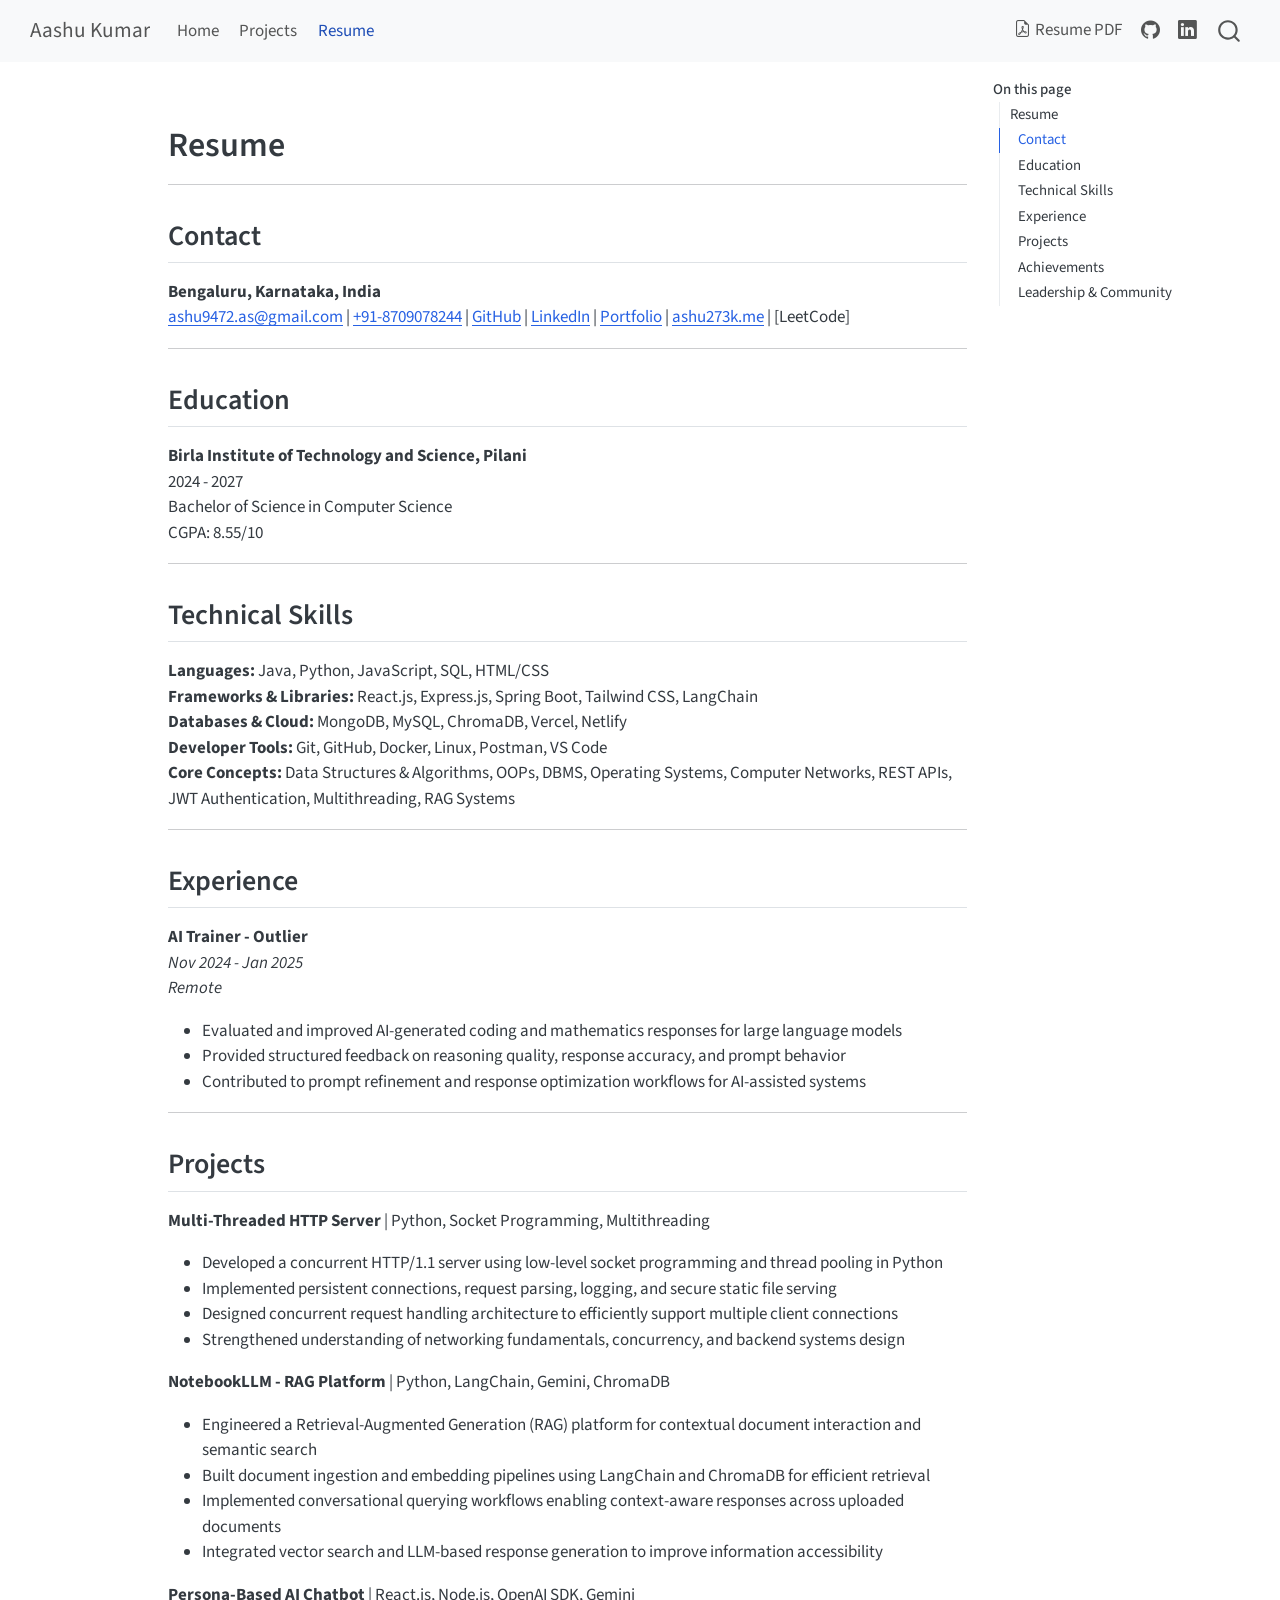
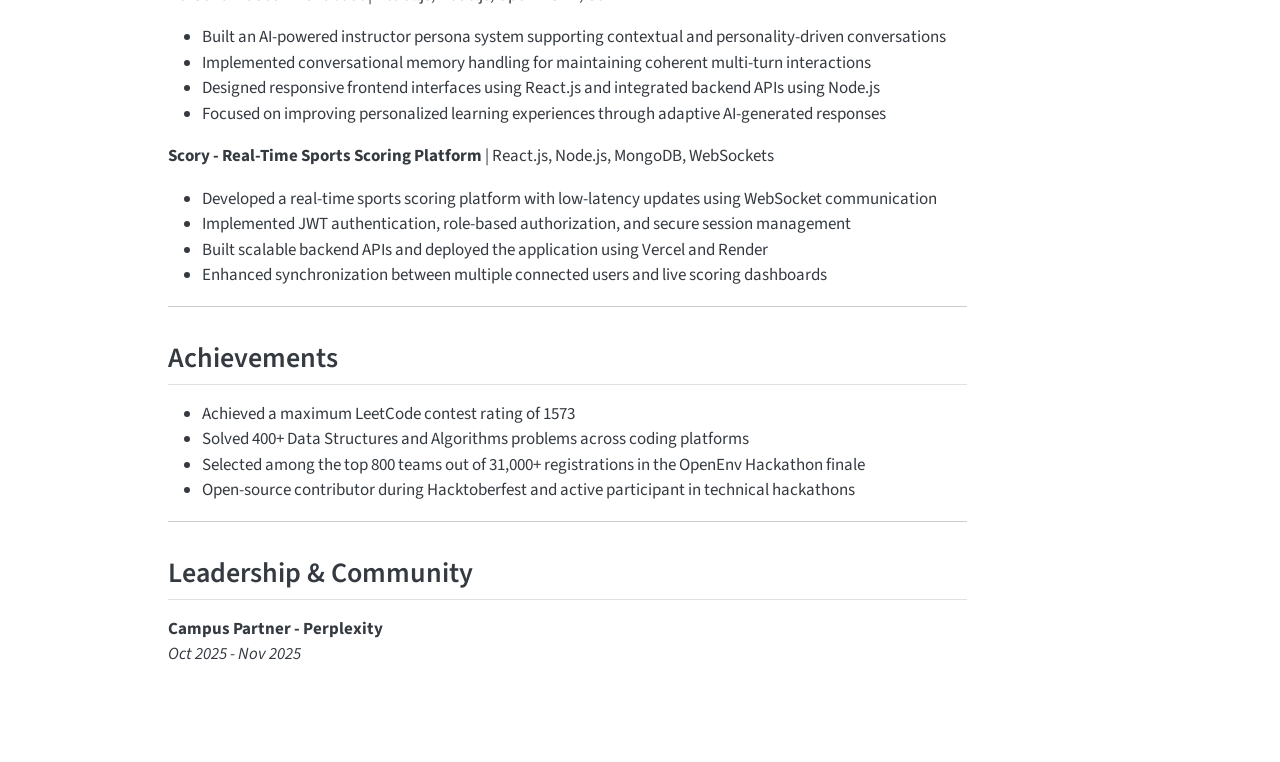
<file: docs/resume.html>
<!DOCTYPE html>
<html xmlns="http://www.w3.org/1999/xhtml" lang="en" xml:lang="en"><head>

<meta charset="utf-8">
<meta name="generator" content="quarto-1.8.27">

<meta name="viewport" content="width=device-width, initial-scale=1.0, user-scalable=yes">


<title>resume – Aashu Kumar</title>
<style>
code{white-space: pre-wrap;}
span.smallcaps{font-variant: small-caps;}
div.columns{display: flex; gap: min(4vw, 1.5em);}
div.column{flex: auto; overflow-x: auto;}
div.hanging-indent{margin-left: 1.5em; text-indent: -1.5em;}
ul.task-list{list-style: none;}
ul.task-list li input[type="checkbox"] {
  width: 0.8em;
  margin: 0 0.8em 0.2em -1em; /* quarto-specific, see https://github.com/quarto-dev/quarto-cli/issues/4556 */ 
  vertical-align: middle;
}
</style>


<script src="site_libs/quarto-nav/quarto-nav.js"></script>
<script src="site_libs/quarto-nav/headroom.min.js"></script>
<script src="site_libs/clipboard/clipboard.min.js"></script>
<script src="site_libs/quarto-search/autocomplete.umd.js"></script>
<script src="site_libs/quarto-search/fuse.min.js"></script>
<script src="site_libs/quarto-search/quarto-search.js"></script>
<meta name="quarto:offset" content="./">
<script src="site_libs/quarto-html/quarto.js" type="module"></script>
<script src="site_libs/quarto-html/tabsets/tabsets.js" type="module"></script>
<script src="site_libs/quarto-html/axe/axe-check.js" type="module"></script>
<script src="site_libs/quarto-html/popper.min.js"></script>
<script src="site_libs/quarto-html/tippy.umd.min.js"></script>
<script src="site_libs/quarto-html/anchor.min.js"></script>
<link href="site_libs/quarto-html/tippy.css" rel="stylesheet">
<link href="site_libs/quarto-html/quarto-syntax-highlighting-ed96de9b727972fe78a7b5d16c58bf87.css" rel="stylesheet" id="quarto-text-highlighting-styles">
<script src="site_libs/bootstrap/bootstrap.min.js"></script>
<link href="site_libs/bootstrap/bootstrap-icons.css" rel="stylesheet">
<link href="site_libs/bootstrap/bootstrap-623fd362acf3e4851b85505e0488305b.min.css" rel="stylesheet" append-hash="true" id="quarto-bootstrap" data-mode="light">
<script id="quarto-search-options" type="application/json">{
  "location": "navbar",
  "copy-button": false,
  "collapse-after": 3,
  "panel-placement": "end",
  "type": "overlay",
  "limit": 50,
  "keyboard-shortcut": [
    "f",
    "/",
    "s"
  ],
  "show-item-context": false,
  "language": {
    "search-no-results-text": "No results",
    "search-matching-documents-text": "matching documents",
    "search-copy-link-title": "Copy link to search",
    "search-hide-matches-text": "Hide additional matches",
    "search-more-match-text": "more match in this document",
    "search-more-matches-text": "more matches in this document",
    "search-clear-button-title": "Clear",
    "search-text-placeholder": "",
    "search-detached-cancel-button-title": "Cancel",
    "search-submit-button-title": "Submit",
    "search-label": "Search"
  }
}</script>


</head>

<body class="nav-fixed quarto-light">

<div id="quarto-search-results"></div>
  <header id="quarto-header" class="headroom fixed-top">
    <nav class="navbar navbar-expand-lg " data-bs-theme="dark">
      <div class="navbar-container container-fluid">
      <div class="navbar-brand-container mx-auto">
    <a class="navbar-brand" href="./index.html">
    <span class="navbar-title">Aashu Kumar</span>
    </a>
  </div>
            <div id="quarto-search" class="" title="Search"></div>
          <button class="navbar-toggler" type="button" data-bs-toggle="collapse" data-bs-target="#navbarCollapse" aria-controls="navbarCollapse" role="menu" aria-expanded="false" aria-label="Toggle navigation" onclick="if (window.quartoToggleHeadroom) { window.quartoToggleHeadroom(); }">
  <span class="navbar-toggler-icon"></span>
</button>
          <div class="collapse navbar-collapse" id="navbarCollapse">
            <ul class="navbar-nav navbar-nav-scroll me-auto">
  <li class="nav-item">
    <a class="nav-link" href="./index.html"> 
<span class="menu-text">Home</span></a>
  </li>  
  <li class="nav-item">
    <a class="nav-link" href="./projects.html"> 
<span class="menu-text">Projects</span></a>
  </li>  
  <li class="nav-item">
    <a class="nav-link active" href="./resume.html" aria-current="page"> 
<span class="menu-text">Resume</span></a>
  </li>  
</ul>
            <ul class="navbar-nav navbar-nav-scroll ms-auto">
  <li class="nav-item">
    <a class="nav-link" href="./assets/Resume.pdf" target="_blank"> <i class="bi bi-file-earmark-pdf" role="img">
</i> 
<span class="menu-text">Resume PDF</span></a>
  </li>  
  <li class="nav-item compact">
    <a class="nav-link" href="https://github.com/ashu273k" target="_blank"> <i class="bi bi-github" role="img">
</i> 
<span class="menu-text"></span></a>
  </li>  
  <li class="nav-item compact">
    <a class="nav-link" href="https://linkedin.com/in/aashu273k" target="_blank"> <i class="bi bi-linkedin" role="img">
</i> 
<span class="menu-text"></span></a>
  </li>  
</ul>
          </div> <!-- /navcollapse -->
            <div class="quarto-navbar-tools">
</div>
      </div> <!-- /container-fluid -->
    </nav>
</header>
<!-- content -->
<div id="quarto-content" class="quarto-container page-columns page-rows-contents page-layout-article page-navbar">
<!-- sidebar -->
<!-- margin-sidebar -->
    <div id="quarto-margin-sidebar" class="sidebar margin-sidebar">
        <nav id="TOC" role="doc-toc" class="toc-active">
    <h2 id="toc-title">On this page</h2>
   
  <ul>
  <li><a href="#resume" id="toc-resume" class="nav-link active" data-scroll-target="#resume">Resume</a>
  <ul class="collapse">
  <li><a href="#contact" id="toc-contact" class="nav-link" data-scroll-target="#contact">Contact</a></li>
  <li><a href="#education" id="toc-education" class="nav-link" data-scroll-target="#education">Education</a></li>
  <li><a href="#technical-skills" id="toc-technical-skills" class="nav-link" data-scroll-target="#technical-skills">Technical Skills</a></li>
  <li><a href="#experience" id="toc-experience" class="nav-link" data-scroll-target="#experience">Experience</a></li>
  <li><a href="#projects" id="toc-projects" class="nav-link" data-scroll-target="#projects">Projects</a></li>
  <li><a href="#achievements" id="toc-achievements" class="nav-link" data-scroll-target="#achievements">Achievements</a></li>
  <li><a href="#leadership-community" id="toc-leadership-community" class="nav-link" data-scroll-target="#leadership-community">Leadership &amp; Community</a></li>
  </ul></li>
  </ul>
</nav>
    </div>
<!-- main -->
<main class="content" id="quarto-document-content"><header id="title-block-header" class="quarto-title-block"></header>




<section id="resume" class="level1">
<h1>Resume</h1>
<hr>
<section id="contact" class="level2">
<h2 class="anchored" data-anchor-id="contact">Contact</h2>
<p><strong>Bengaluru, Karnataka, India</strong><br>
<a href="mailto:ashu9472.as@gmail.com">ashu9472.as@gmail.com</a> | <a href="tel:+918709078244">+91-8709078244</a> | <a href="https://github.com/ashu273k">GitHub</a> | <a href="https://linkedin.com/in/aashu273k">LinkedIn</a> | <a href="https://ashu273k.github.io/Portfolio/">Portfolio</a> | <a href="https://ashu273k.me">ashu273k.me</a> | [LeetCode]</p>
<hr>
</section>
<section id="education" class="level2">
<h2 class="anchored" data-anchor-id="education">Education</h2>
<p><strong>Birla Institute of Technology and Science, Pilani</strong><br>
2024 - 2027<br>
Bachelor of Science in Computer Science<br>
CGPA: 8.55/10</p>
<hr>
</section>
<section id="technical-skills" class="level2">
<h2 class="anchored" data-anchor-id="technical-skills">Technical Skills</h2>
<p><strong>Languages:</strong> Java, Python, JavaScript, SQL, HTML/CSS<br>
<strong>Frameworks &amp; Libraries:</strong> React.js, Express.js, Spring Boot, Tailwind CSS, LangChain<br>
<strong>Databases &amp; Cloud:</strong> MongoDB, MySQL, ChromaDB, Vercel, Netlify<br>
<strong>Developer Tools:</strong> Git, GitHub, Docker, Linux, Postman, VS Code<br>
<strong>Core Concepts:</strong> Data Structures &amp; Algorithms, OOPs, DBMS, Operating Systems, Computer Networks, REST APIs, JWT Authentication, Multithreading, RAG Systems</p>
<hr>
</section>
<section id="experience" class="level2">
<h2 class="anchored" data-anchor-id="experience">Experience</h2>
<p><strong>AI Trainer - Outlier</strong><br>
<em>Nov 2024 - Jan 2025</em><br>
<em>Remote</em></p>
<ul>
<li>Evaluated and improved AI-generated coding and mathematics responses for large language models</li>
<li>Provided structured feedback on reasoning quality, response accuracy, and prompt behavior</li>
<li>Contributed to prompt refinement and response optimization workflows for AI-assisted systems</li>
</ul>
<hr>
</section>
<section id="projects" class="level2">
<h2 class="anchored" data-anchor-id="projects">Projects</h2>
<p><strong>Multi-Threaded HTTP Server</strong> | Python, Socket Programming, Multithreading</p>
<ul>
<li>Developed a concurrent HTTP/1.1 server using low-level socket programming and thread pooling in Python</li>
<li>Implemented persistent connections, request parsing, logging, and secure static file serving</li>
<li>Designed concurrent request handling architecture to efficiently support multiple client connections</li>
<li>Strengthened understanding of networking fundamentals, concurrency, and backend systems design</li>
</ul>
<p><strong>NotebookLLM - RAG Platform</strong> | Python, LangChain, Gemini, ChromaDB</p>
<ul>
<li>Engineered a Retrieval-Augmented Generation (RAG) platform for contextual document interaction and semantic search</li>
<li>Built document ingestion and embedding pipelines using LangChain and ChromaDB for efficient retrieval</li>
<li>Implemented conversational querying workflows enabling context-aware responses across uploaded documents</li>
<li>Integrated vector search and LLM-based response generation to improve information accessibility</li>
</ul>
<p><strong>Persona-Based AI Chatbot</strong> | React.js, Node.js, OpenAI SDK, Gemini</p>
<ul>
<li>Built an AI-powered instructor persona system supporting contextual and personality-driven conversations</li>
<li>Implemented conversational memory handling for maintaining coherent multi-turn interactions</li>
<li>Designed responsive frontend interfaces using React.js and integrated backend APIs using Node.js</li>
<li>Focused on improving personalized learning experiences through adaptive AI-generated responses</li>
</ul>
<p><strong>Scory - Real-Time Sports Scoring Platform</strong> | React.js, Node.js, MongoDB, WebSockets</p>
<ul>
<li>Developed a real-time sports scoring platform with low-latency updates using WebSocket communication</li>
<li>Implemented JWT authentication, role-based authorization, and secure session management</li>
<li>Built scalable backend APIs and deployed the application using Vercel and Render</li>
<li>Enhanced synchronization between multiple connected users and live scoring dashboards</li>
</ul>
<hr>
</section>
<section id="achievements" class="level2">
<h2 class="anchored" data-anchor-id="achievements">Achievements</h2>
<ul>
<li>Achieved a maximum LeetCode contest rating of 1573</li>
<li>Solved 400+ Data Structures and Algorithms problems across coding platforms</li>
<li>Selected among the top 800 teams out of 31,000+ registrations in the OpenEnv Hackathon finale</li>
<li>Open-source contributor during Hacktoberfest and active participant in technical hackathons</li>
</ul>
<hr>
</section>
<section id="leadership-community" class="level2">
<h2 class="anchored" data-anchor-id="leadership-community">Leadership &amp; Community</h2>
<p><strong>Campus Partner - Perplexity</strong><br>
<em>Oct 2025 - Nov 2025</em></p>


</section>
</section>

</main> <!-- /main -->
<script id="quarto-html-after-body" type="application/javascript">
  window.document.addEventListener("DOMContentLoaded", function (event) {
    const icon = "";
    const anchorJS = new window.AnchorJS();
    anchorJS.options = {
      placement: 'right',
      icon: icon
    };
    anchorJS.add('.anchored');
    const isCodeAnnotation = (el) => {
      for (const clz of el.classList) {
        if (clz.startsWith('code-annotation-')) {                     
          return true;
        }
      }
      return false;
    }
    const onCopySuccess = function(e) {
      // button target
      const button = e.trigger;
      // don't keep focus
      button.blur();
      // flash "checked"
      button.classList.add('code-copy-button-checked');
      var currentTitle = button.getAttribute("title");
      button.setAttribute("title", "Copied!");
      let tooltip;
      if (window.bootstrap) {
        button.setAttribute("data-bs-toggle", "tooltip");
        button.setAttribute("data-bs-placement", "left");
        button.setAttribute("data-bs-title", "Copied!");
        tooltip = new bootstrap.Tooltip(button, 
          { trigger: "manual", 
            customClass: "code-copy-button-tooltip",
            offset: [0, -8]});
        tooltip.show();    
      }
      setTimeout(function() {
        if (tooltip) {
          tooltip.hide();
          button.removeAttribute("data-bs-title");
          button.removeAttribute("data-bs-toggle");
          button.removeAttribute("data-bs-placement");
        }
        button.setAttribute("title", currentTitle);
        button.classList.remove('code-copy-button-checked');
      }, 1000);
      // clear code selection
      e.clearSelection();
    }
    const getTextToCopy = function(trigger) {
      const outerScaffold = trigger.parentElement.cloneNode(true);
      const codeEl = outerScaffold.querySelector('code');
      for (const childEl of codeEl.children) {
        if (isCodeAnnotation(childEl)) {
          childEl.remove();
        }
      }
      return codeEl.innerText;
    }
    const clipboard = new window.ClipboardJS('.code-copy-button:not([data-in-quarto-modal])', {
      text: getTextToCopy
    });
    clipboard.on('success', onCopySuccess);
    if (window.document.getElementById('quarto-embedded-source-code-modal')) {
      const clipboardModal = new window.ClipboardJS('.code-copy-button[data-in-quarto-modal]', {
        text: getTextToCopy,
        container: window.document.getElementById('quarto-embedded-source-code-modal')
      });
      clipboardModal.on('success', onCopySuccess);
    }
      var localhostRegex = new RegExp(/^(?:http|https):\/\/localhost\:?[0-9]*\//);
      var mailtoRegex = new RegExp(/^mailto:/);
        var filterRegex = new RegExp('/' + window.location.host + '/');
      var isInternal = (href) => {
          return filterRegex.test(href) || localhostRegex.test(href) || mailtoRegex.test(href);
      }
      // Inspect non-navigation links and adorn them if external
     var links = window.document.querySelectorAll('a[href]:not(.nav-link):not(.navbar-brand):not(.toc-action):not(.sidebar-link):not(.sidebar-item-toggle):not(.pagination-link):not(.no-external):not([aria-hidden]):not(.dropdown-item):not(.quarto-navigation-tool):not(.about-link)');
      for (var i=0; i<links.length; i++) {
        const link = links[i];
        if (!isInternal(link.href)) {
          // undo the damage that might have been done by quarto-nav.js in the case of
          // links that we want to consider external
          if (link.dataset.originalHref !== undefined) {
            link.href = link.dataset.originalHref;
          }
        }
      }
    function tippyHover(el, contentFn, onTriggerFn, onUntriggerFn) {
      const config = {
        allowHTML: true,
        maxWidth: 500,
        delay: 100,
        arrow: false,
        appendTo: function(el) {
            return el.parentElement;
        },
        interactive: true,
        interactiveBorder: 10,
        theme: 'quarto',
        placement: 'bottom-start',
      };
      if (contentFn) {
        config.content = contentFn;
      }
      if (onTriggerFn) {
        config.onTrigger = onTriggerFn;
      }
      if (onUntriggerFn) {
        config.onUntrigger = onUntriggerFn;
      }
      window.tippy(el, config); 
    }
    const noterefs = window.document.querySelectorAll('a[role="doc-noteref"]');
    for (var i=0; i<noterefs.length; i++) {
      const ref = noterefs[i];
      tippyHover(ref, function() {
        // use id or data attribute instead here
        let href = ref.getAttribute('data-footnote-href') || ref.getAttribute('href');
        try { href = new URL(href).hash; } catch {}
        const id = href.replace(/^#\/?/, "");
        const note = window.document.getElementById(id);
        if (note) {
          return note.innerHTML;
        } else {
          return "";
        }
      });
    }
    const xrefs = window.document.querySelectorAll('a.quarto-xref');
    const processXRef = (id, note) => {
      // Strip column container classes
      const stripColumnClz = (el) => {
        el.classList.remove("page-full", "page-columns");
        if (el.children) {
          for (const child of el.children) {
            stripColumnClz(child);
          }
        }
      }
      stripColumnClz(note)
      if (id === null || id.startsWith('sec-')) {
        // Special case sections, only their first couple elements
        const container = document.createElement("div");
        if (note.children && note.children.length > 2) {
          container.appendChild(note.children[0].cloneNode(true));
          for (let i = 1; i < note.children.length; i++) {
            const child = note.children[i];
            if (child.tagName === "P" && child.innerText === "") {
              continue;
            } else {
              container.appendChild(child.cloneNode(true));
              break;
            }
          }
          if (window.Quarto?.typesetMath) {
            window.Quarto.typesetMath(container);
          }
          return container.innerHTML
        } else {
          if (window.Quarto?.typesetMath) {
            window.Quarto.typesetMath(note);
          }
          return note.innerHTML;
        }
      } else {
        // Remove any anchor links if they are present
        const anchorLink = note.querySelector('a.anchorjs-link');
        if (anchorLink) {
          anchorLink.remove();
        }
        if (window.Quarto?.typesetMath) {
          window.Quarto.typesetMath(note);
        }
        if (note.classList.contains("callout")) {
          return note.outerHTML;
        } else {
          return note.innerHTML;
        }
      }
    }
    for (var i=0; i<xrefs.length; i++) {
      const xref = xrefs[i];
      tippyHover(xref, undefined, function(instance) {
        instance.disable();
        let url = xref.getAttribute('href');
        let hash = undefined; 
        if (url.startsWith('#')) {
          hash = url;
        } else {
          try { hash = new URL(url).hash; } catch {}
        }
        if (hash) {
          const id = hash.replace(/^#\/?/, "");
          const note = window.document.getElementById(id);
          if (note !== null) {
            try {
              const html = processXRef(id, note.cloneNode(true));
              instance.setContent(html);
            } finally {
              instance.enable();
              instance.show();
            }
          } else {
            // See if we can fetch this
            fetch(url.split('#')[0])
            .then(res => res.text())
            .then(html => {
              const parser = new DOMParser();
              const htmlDoc = parser.parseFromString(html, "text/html");
              const note = htmlDoc.getElementById(id);
              if (note !== null) {
                const html = processXRef(id, note);
                instance.setContent(html);
              } 
            }).finally(() => {
              instance.enable();
              instance.show();
            });
          }
        } else {
          // See if we can fetch a full url (with no hash to target)
          // This is a special case and we should probably do some content thinning / targeting
          fetch(url)
          .then(res => res.text())
          .then(html => {
            const parser = new DOMParser();
            const htmlDoc = parser.parseFromString(html, "text/html");
            const note = htmlDoc.querySelector('main.content');
            if (note !== null) {
              // This should only happen for chapter cross references
              // (since there is no id in the URL)
              // remove the first header
              if (note.children.length > 0 && note.children[0].tagName === "HEADER") {
                note.children[0].remove();
              }
              const html = processXRef(null, note);
              instance.setContent(html);
            } 
          }).finally(() => {
            instance.enable();
            instance.show();
          });
        }
      }, function(instance) {
      });
    }
        let selectedAnnoteEl;
        const selectorForAnnotation = ( cell, annotation) => {
          let cellAttr = 'data-code-cell="' + cell + '"';
          let lineAttr = 'data-code-annotation="' +  annotation + '"';
          const selector = 'span[' + cellAttr + '][' + lineAttr + ']';
          return selector;
        }
        const selectCodeLines = (annoteEl) => {
          const doc = window.document;
          const targetCell = annoteEl.getAttribute("data-target-cell");
          const targetAnnotation = annoteEl.getAttribute("data-target-annotation");
          const annoteSpan = window.document.querySelector(selectorForAnnotation(targetCell, targetAnnotation));
          const lines = annoteSpan.getAttribute("data-code-lines").split(",");
          const lineIds = lines.map((line) => {
            return targetCell + "-" + line;
          })
          let top = null;
          let height = null;
          let parent = null;
          if (lineIds.length > 0) {
              //compute the position of the single el (top and bottom and make a div)
              const el = window.document.getElementById(lineIds[0]);
              top = el.offsetTop;
              height = el.offsetHeight;
              parent = el.parentElement.parentElement;
            if (lineIds.length > 1) {
              const lastEl = window.document.getElementById(lineIds[lineIds.length - 1]);
              const bottom = lastEl.offsetTop + lastEl.offsetHeight;
              height = bottom - top;
            }
            if (top !== null && height !== null && parent !== null) {
              // cook up a div (if necessary) and position it 
              let div = window.document.getElementById("code-annotation-line-highlight");
              if (div === null) {
                div = window.document.createElement("div");
                div.setAttribute("id", "code-annotation-line-highlight");
                div.style.position = 'absolute';
                parent.appendChild(div);
              }
              div.style.top = top - 2 + "px";
              div.style.height = height + 4 + "px";
              div.style.left = 0;
              let gutterDiv = window.document.getElementById("code-annotation-line-highlight-gutter");
              if (gutterDiv === null) {
                gutterDiv = window.document.createElement("div");
                gutterDiv.setAttribute("id", "code-annotation-line-highlight-gutter");
                gutterDiv.style.position = 'absolute';
                const codeCell = window.document.getElementById(targetCell);
                const gutter = codeCell.querySelector('.code-annotation-gutter');
                gutter.appendChild(gutterDiv);
              }
              gutterDiv.style.top = top - 2 + "px";
              gutterDiv.style.height = height + 4 + "px";
            }
            selectedAnnoteEl = annoteEl;
          }
        };
        const unselectCodeLines = () => {
          const elementsIds = ["code-annotation-line-highlight", "code-annotation-line-highlight-gutter"];
          elementsIds.forEach((elId) => {
            const div = window.document.getElementById(elId);
            if (div) {
              div.remove();
            }
          });
          selectedAnnoteEl = undefined;
        };
          // Handle positioning of the toggle
      window.addEventListener(
        "resize",
        throttle(() => {
          elRect = undefined;
          if (selectedAnnoteEl) {
            selectCodeLines(selectedAnnoteEl);
          }
        }, 10)
      );
      function throttle(fn, ms) {
      let throttle = false;
      let timer;
        return (...args) => {
          if(!throttle) { // first call gets through
              fn.apply(this, args);
              throttle = true;
          } else { // all the others get throttled
              if(timer) clearTimeout(timer); // cancel #2
              timer = setTimeout(() => {
                fn.apply(this, args);
                timer = throttle = false;
              }, ms);
          }
        };
      }
        // Attach click handler to the DT
        const annoteDls = window.document.querySelectorAll('dt[data-target-cell]');
        for (const annoteDlNode of annoteDls) {
          annoteDlNode.addEventListener('click', (event) => {
            const clickedEl = event.target;
            if (clickedEl !== selectedAnnoteEl) {
              unselectCodeLines();
              const activeEl = window.document.querySelector('dt[data-target-cell].code-annotation-active');
              if (activeEl) {
                activeEl.classList.remove('code-annotation-active');
              }
              selectCodeLines(clickedEl);
              clickedEl.classList.add('code-annotation-active');
            } else {
              // Unselect the line
              unselectCodeLines();
              clickedEl.classList.remove('code-annotation-active');
            }
          });
        }
    const findCites = (el) => {
      const parentEl = el.parentElement;
      if (parentEl) {
        const cites = parentEl.dataset.cites;
        if (cites) {
          return {
            el,
            cites: cites.split(' ')
          };
        } else {
          return findCites(el.parentElement)
        }
      } else {
        return undefined;
      }
    };
    var bibliorefs = window.document.querySelectorAll('a[role="doc-biblioref"]');
    for (var i=0; i<bibliorefs.length; i++) {
      const ref = bibliorefs[i];
      const citeInfo = findCites(ref);
      if (citeInfo) {
        tippyHover(citeInfo.el, function() {
          var popup = window.document.createElement('div');
          citeInfo.cites.forEach(function(cite) {
            var citeDiv = window.document.createElement('div');
            citeDiv.classList.add('hanging-indent');
            citeDiv.classList.add('csl-entry');
            var biblioDiv = window.document.getElementById('ref-' + cite);
            if (biblioDiv) {
              citeDiv.innerHTML = biblioDiv.innerHTML;
            }
            popup.appendChild(citeDiv);
          });
          return popup.innerHTML;
        });
      }
    }
  });
  </script>
</div> <!-- /content -->




</body></html>
</file>
<file: docs/site_libs/quarto-html/tippy.css>
.tippy-box[data-animation=fade][data-state=hidden]{opacity:0}[data-tippy-root]{max-width:calc(100vw - 10px)}.tippy-box{position:relative;background-color:#333;color:#fff;border-radius:4px;font-size:14px;line-height:1.4;white-space:normal;outline:0;transition-property:transform,visibility,opacity}.tippy-box[data-placement^=top]>.tippy-arrow{bottom:0}.tippy-box[data-placement^=top]>.tippy-arrow:before{bottom:-7px;left:0;border-width:8px 8px 0;border-top-color:initial;transform-origin:center top}.tippy-box[data-placement^=bottom]>.tippy-arrow{top:0}.tippy-box[data-placement^=bottom]>.tippy-arrow:before{top:-7px;left:0;border-width:0 8px 8px;border-bottom-color:initial;transform-origin:center bottom}.tippy-box[data-placement^=left]>.tippy-arrow{right:0}.tippy-box[data-placement^=left]>.tippy-arrow:before{border-width:8px 0 8px 8px;border-left-color:initial;right:-7px;transform-origin:center left}.tippy-box[data-placement^=right]>.tippy-arrow{left:0}.tippy-box[data-placement^=right]>.tippy-arrow:before{left:-7px;border-width:8px 8px 8px 0;border-right-color:initial;transform-origin:center right}.tippy-box[data-inertia][data-state=visible]{transition-timing-function:cubic-bezier(.54,1.5,.38,1.11)}.tippy-arrow{width:16px;height:16px;color:#333}.tippy-arrow:before{content:"";position:absolute;border-color:transparent;border-style:solid}.tippy-content{position:relative;padding:5px 9px;z-index:1}
</file>
<file: docs/site_libs/quarto-html/quarto-syntax-highlighting-ed96de9b727972fe78a7b5d16c58bf87.css>
/* quarto syntax highlight colors */
:root {
  --quarto-hl-ot-color: #003B4F;
  --quarto-hl-at-color: #657422;
  --quarto-hl-ss-color: #20794D;
  --quarto-hl-an-color: #5E5E5E;
  --quarto-hl-fu-color: #4758AB;
  --quarto-hl-st-color: #20794D;
  --quarto-hl-cf-color: #003B4F;
  --quarto-hl-op-color: #5E5E5E;
  --quarto-hl-er-color: #AD0000;
  --quarto-hl-bn-color: #AD0000;
  --quarto-hl-al-color: #AD0000;
  --quarto-hl-va-color: #111111;
  --quarto-hl-bu-color: inherit;
  --quarto-hl-ex-color: inherit;
  --quarto-hl-pp-color: #AD0000;
  --quarto-hl-in-color: #5E5E5E;
  --quarto-hl-vs-color: #20794D;
  --quarto-hl-wa-color: #5E5E5E;
  --quarto-hl-do-color: #5E5E5E;
  --quarto-hl-im-color: #00769E;
  --quarto-hl-ch-color: #20794D;
  --quarto-hl-dt-color: #AD0000;
  --quarto-hl-fl-color: #AD0000;
  --quarto-hl-co-color: #5E5E5E;
  --quarto-hl-cv-color: #5E5E5E;
  --quarto-hl-cn-color: #8f5902;
  --quarto-hl-sc-color: #5E5E5E;
  --quarto-hl-dv-color: #AD0000;
  --quarto-hl-kw-color: #003B4F;
}

/* other quarto variables */
:root {
  --quarto-font-monospace: SFMono-Regular, Menlo, Monaco, Consolas, "Liberation Mono", "Courier New", monospace;
}

/* syntax highlight based on Pandoc's rules */
pre > code.sourceCode > span {
  color: #003B4F;
}

code.sourceCode > span {
  color: #003B4F;
}

div.sourceCode,
div.sourceCode pre.sourceCode {
  color: #003B4F;
}

/* Normal */
code span {
  color: #003B4F;
}

/* Alert */
code span.al {
  color: #AD0000;
  font-style: inherit;
}

/* Annotation */
code span.an {
  color: #5E5E5E;
  font-style: inherit;
}

/* Attribute */
code span.at {
  color: #657422;
  font-style: inherit;
}

/* BaseN */
code span.bn {
  color: #AD0000;
  font-style: inherit;
}

/* BuiltIn */
code span.bu {
  font-style: inherit;
}

/* ControlFlow */
code span.cf {
  color: #003B4F;
  font-weight: bold;
  font-style: inherit;
}

/* Char */
code span.ch {
  color: #20794D;
  font-style: inherit;
}

/* Constant */
code span.cn {
  color: #8f5902;
  font-style: inherit;
}

/* Comment */
code span.co {
  color: #5E5E5E;
  font-style: inherit;
}

/* CommentVar */
code span.cv {
  color: #5E5E5E;
  font-style: italic;
}

/* Documentation */
code span.do {
  color: #5E5E5E;
  font-style: italic;
}

/* DataType */
code span.dt {
  color: #AD0000;
  font-style: inherit;
}

/* DecVal */
code span.dv {
  color: #AD0000;
  font-style: inherit;
}

/* Error */
code span.er {
  color: #AD0000;
  font-style: inherit;
}

/* Extension */
code span.ex {
  font-style: inherit;
}

/* Float */
code span.fl {
  color: #AD0000;
  font-style: inherit;
}

/* Function */
code span.fu {
  color: #4758AB;
  font-style: inherit;
}

/* Import */
code span.im {
  color: #00769E;
  font-style: inherit;
}

/* Information */
code span.in {
  color: #5E5E5E;
  font-style: inherit;
}

/* Keyword */
code span.kw {
  color: #003B4F;
  font-weight: bold;
  font-style: inherit;
}

/* Operator */
code span.op {
  color: #5E5E5E;
  font-style: inherit;
}

/* Other */
code span.ot {
  color: #003B4F;
  font-style: inherit;
}

/* Preprocessor */
code span.pp {
  color: #AD0000;
  font-style: inherit;
}

/* SpecialChar */
code span.sc {
  color: #5E5E5E;
  font-style: inherit;
}

/* SpecialString */
code span.ss {
  color: #20794D;
  font-style: inherit;
}

/* String */
code span.st {
  color: #20794D;
  font-style: inherit;
}

/* Variable */
code span.va {
  color: #111111;
  font-style: inherit;
}

/* VerbatimString */
code span.vs {
  color: #20794D;
  font-style: inherit;
}

/* Warning */
code span.wa {
  color: #5E5E5E;
  font-style: italic;
}

.prevent-inlining {
  content: "</";
}

/*# sourceMappingURL=0920dd6d7437995b8cdf7429764427b1.css.map */
</file>
